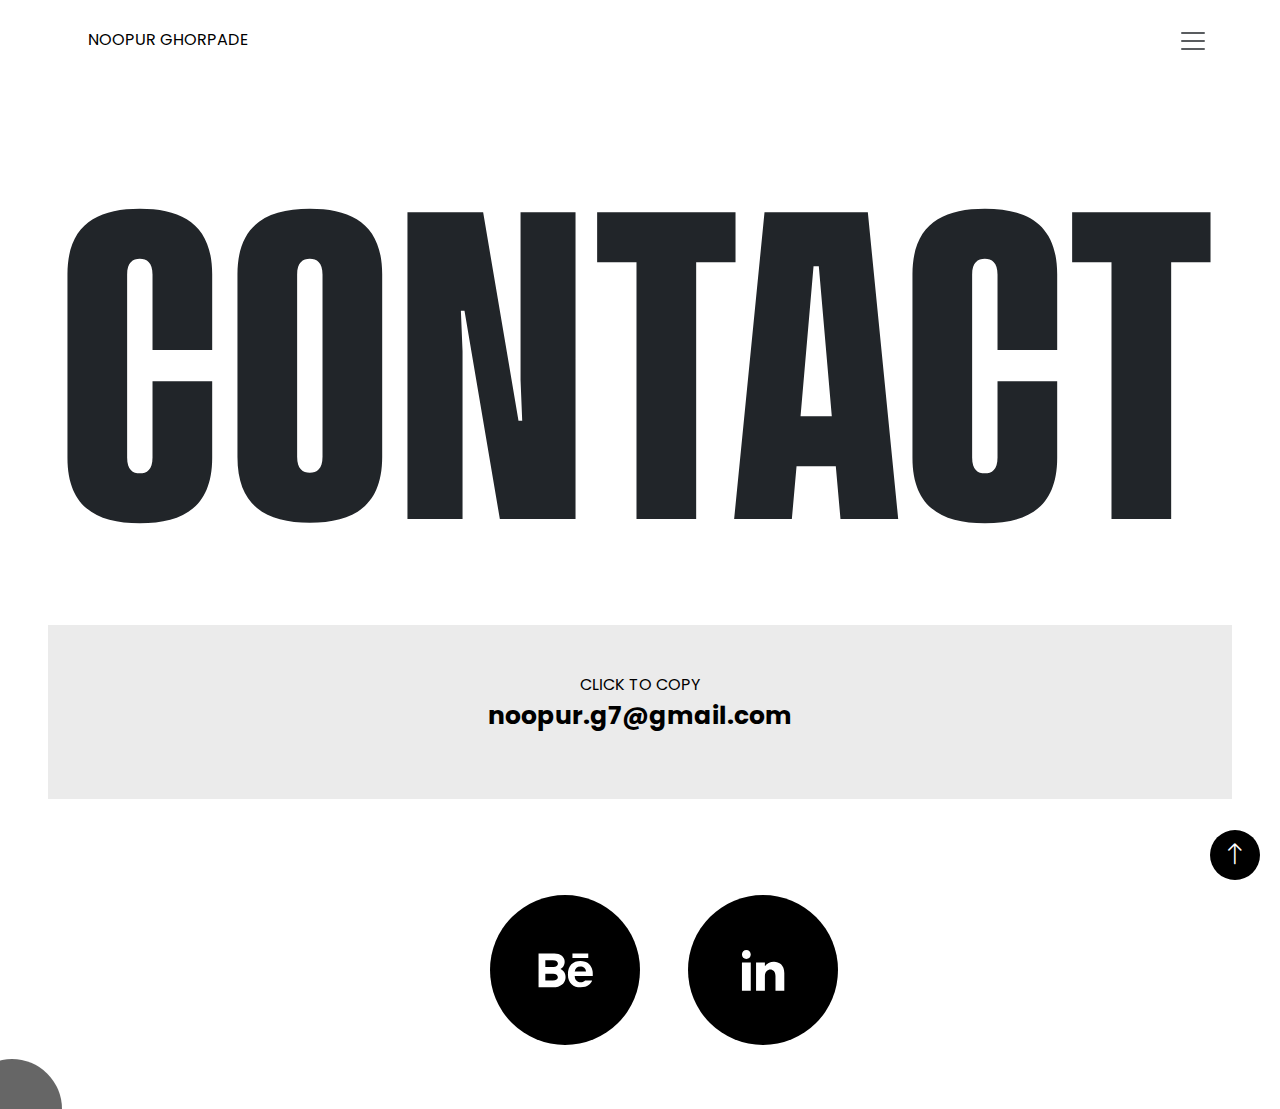
<file: contact.html>
<!DOCTYPE html>
<html lang="en">

<head>
    <meta charset="UTF-8">
    <meta name="viewport" content="width=device-width, initial-scale=1.0, maximum-scale=1.0, user-scalable=no" />
    <title>Contact</title>
    <link rel="stylesheet" href="https://cdn.jsdelivr.net/npm/bootstrap-icons@1.11.3/font/bootstrap-icons.min.css">
    <link href="https://cdn.jsdelivr.net/npm/bootstrap@5.3.3/dist/css/bootstrap.min.css" rel="stylesheet">
    <link rel="stylesheet" href="css/main.css">
</head>

<body>
    <div id="loader" class="loaders">
        <div class="spinner"></div> <!-- Single spinner -->
    </div>
    <main class="container-fluid ">
        <section class="row">
            <section class="navigation col-md-12 ps-4 ps-lg-4  ">
                <nav class="navbar navbar-white pe-0 pe-lg-5 ps-0 ps-lg-5 ">
                    <a class="navbar-brand" href="index.html" target="_blank">
                        <p class="logo-name ms-3">NOOPUR GHORPADE</p>
                    </a>
                    <button class="navbar-toggler" type="button" id="toggleSidebar" aria-controls="navbarNav"
                        aria-expanded="false" aria-label="Toggle navigation">
                        <span class="navbar-toggler-icon"></span>
                    </button>
                    <section class="collapse navbar-collapse" id="navbarNav">
                        <ul class="navbar-nav m-auto">
                            <li class="nav-item">
                                <a class="nav-link fontPoppinsRegular" href="index.html" target="_blank">WORK</a>
                            </li>
                            <li class="nav-item">
                                <a class="nav-link fontPoppinsRegular" href="contact.html" target="_blank">CONTACT</a>
                            </li>
                            <li class="nav-item">
                                <a class="nav-link fontPoppinsRegular" href="about.html" target="_blank">ABOUT</a>
                            </li>
                        </ul>
                    </section>
                </nav>

            </section>

            <!-- Sidebar -->
            <div id="sidebar" class="bg-dark text-white text-end p-5 pt-3">
                <button id="closeSidebar" class="border-0 text-white bg-dark  fontSize24">x</button>
                <ul class="list-unstyled p-3 text-start lineHeight">
                    <li><a href="index.html" target="_blank"
                            class="text-white text-decoration-none fontSize20 link">WORK</a></li>
                    <li><a href="contact.html" target="_blank" class="text-white text-decoration-none fontSize20 link">CONTACT</a></li>
                    <li><a href="about.html" target="_blank"
                            class="text-white text-decoration-none fontSize20 link">ABOUT</a></li>
                </ul>
            </div>


            <section class="col-md-12 p-0 p-lg-5 pb-0 pb-lg-0 text-center">
                <section class="row">
                    <section class="col-md-12 ">
                        <p class="displayNameContact2  text-lg-center mb-5">
                            CONTACT
                        </p>
                    </section>
                </section>
            </section>

            <section class="col-md-12 p-5 text-center mb-5">
                <section class="bglightgray text-black p-5">
                    <button class="border-none fontPoppinsRegular fontSize16 border-0 bglightgray text-black" id="copyButton">CLICK TO COPY</button>
                    <p class="fontPoppinsBold fontSize25"  id="numberToCopy">noopur.g7@gmail.com</p>
                </section>
            </section>

            <section class="col-6 pe-4 pe-lg-0 mb-5 pb-3">
                <section class="row">
                    <section class="col-md-12 text-end  text-lg-end">
                        <a id="contact-btn" href="contact.html" target="_blank" class="btn-circle text-decoration-none ms-0 ms-lg-5">
                            <span class="fontPoppinsRegular"><img src="images/Behance.svg" alt=""></span>
                            <!-- <div class="arrow-right"></div> -->
                        </a>
                    </section>
                </section>
            </section>

            <section class="col-6 ps-4 ps-lg-0 mb-5 pb-3">
                <section class="row">
                    <section class="col-md-12  text-lg-start">
                        <a id="contact-btn" href="contact.html" target="_blank" class="btn-circle text-decoration-none ms-0 ms-lg-5">
                            <span class="fontPoppinsRegular"><img src="images/Linkedin.svg" alt=""></span>
                            <!-- <div class="arrow-right"></div> -->
                        </a>
                    </section>
                </section>
            </section>

            
            



        <!-- <section class="footer col-md-12 bg-white p-4 d-none d-lg-block">
            <section class="row">
                <section class="col-md-6 text-start text-lg-start ps-0 ps-lg-5">
                    <section class="text-black fontPoppinsRegular fontSize12">Email me at:</section><a
                        class="text-decoration-none text-black fontPoppinsRegular  fontSize12"
                        href="mailto:noopur.g7@gmail.com" target="_blank">noopur.g7@gmail.com</a>
                </section>
                <section class="offset-lg-3 col-md-1 text-start text-lg-end  ps-0 mt-4 mt-lg-0 mb-4 mb-lg-0">
                    <a class="text-decoration-none text-black fontPoppinsRegular   fontSize12"
                        href="https://www.linkedin.com/in/noopur-ghorpade-443404304/" target="_blank">LINKEDIN</a>

                </section>
                <section class="col-md-1 offset-lg-1 ms-0 text-start text-lg-end pe-0  mb-lg-0 ps-0">
                    <a class="text-decoration-none text-black fontPoppinsRegular ps-0   fontSize12"
                        href="https://www.behance.net/noopurg200d633" target="_blank">BEHANCE</a>
                </section>
            </section>
        </section> -->



        </section>
        <div class="cursor"></div>
        <!-- Back to Top Button -->
        <a href="#" id="backToTop" class="back-to-top">
            <i class="bi bi-arrow-up"></i>
        </a>


    </main>
   

    <script src="https://code.jquery.com/jquery-3.6.0.min.js"></script>
    <script src="https://cdn.jsdelivr.net/npm/bootstrap@5.3.3/dist/js/bootstrap.bundle.min.js"></script>
    <script src="js/index.js" type="module"></script>
</body>

</html>
</file>
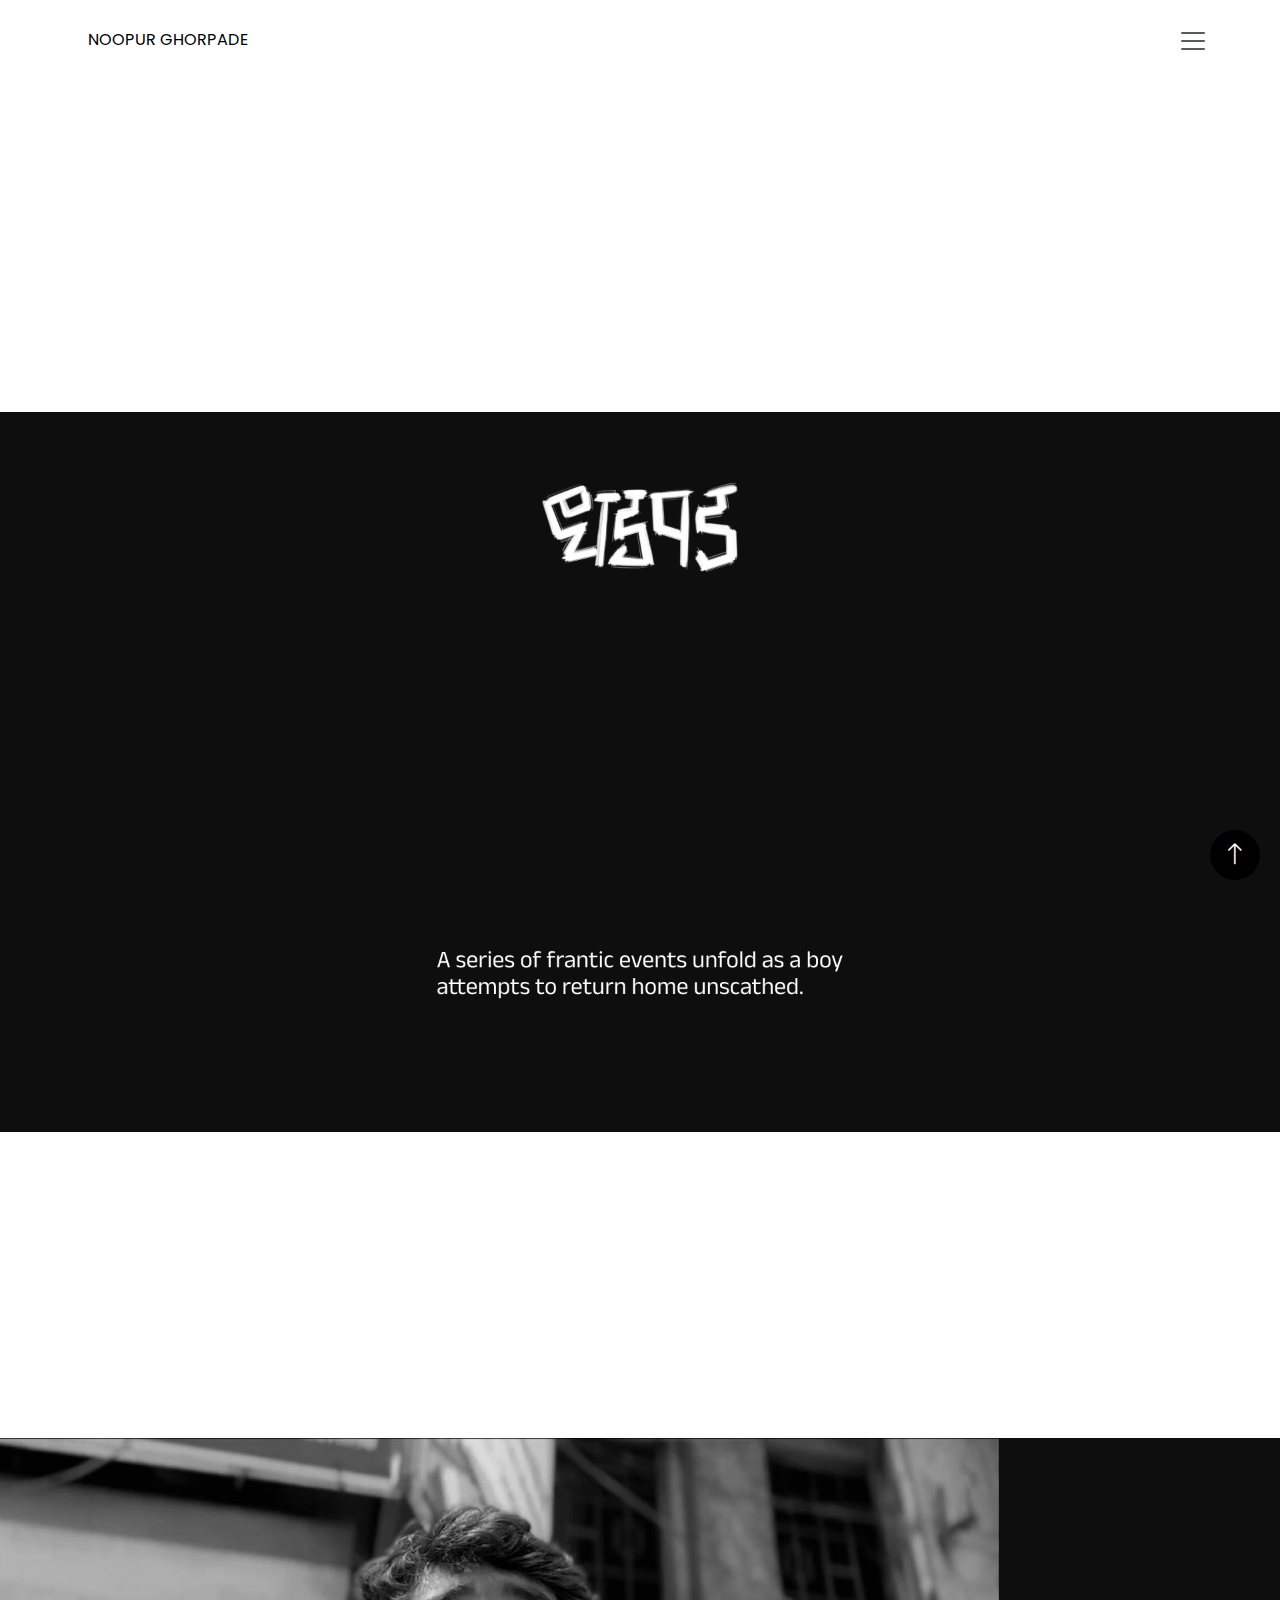
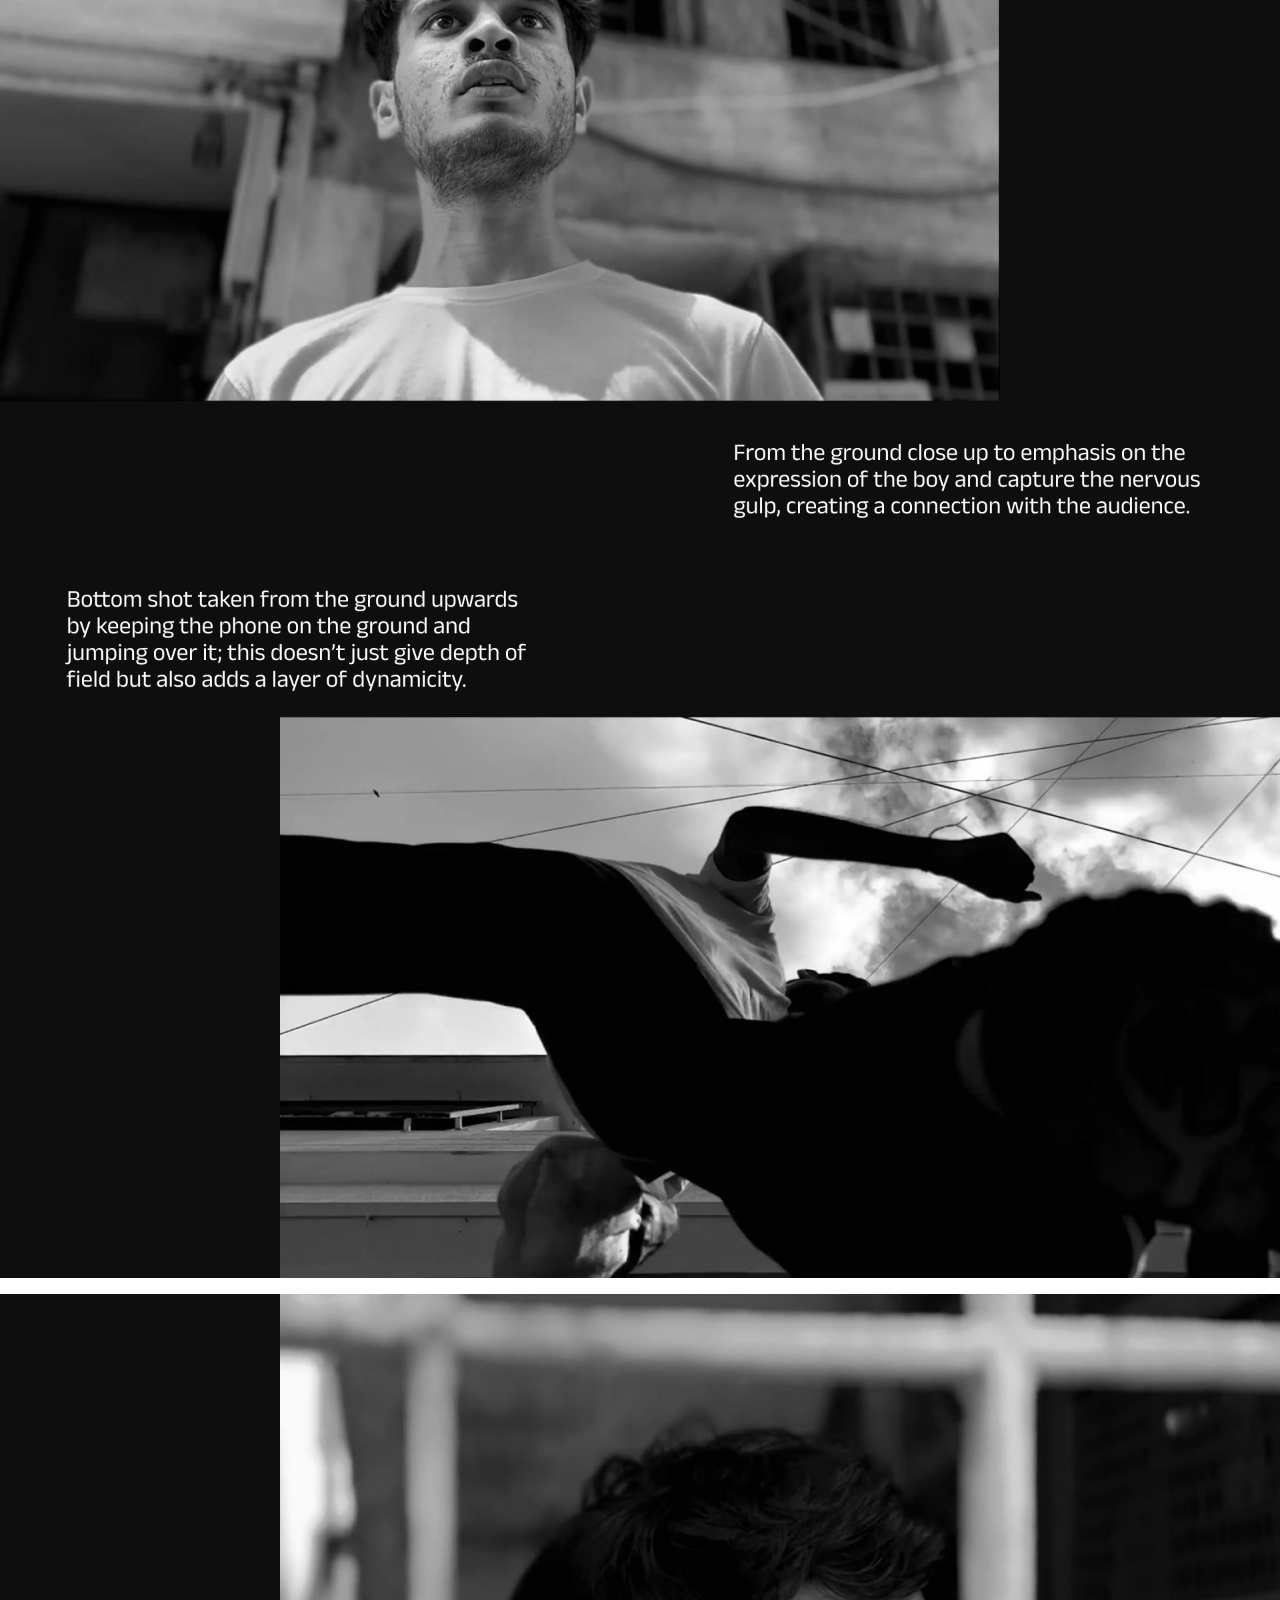
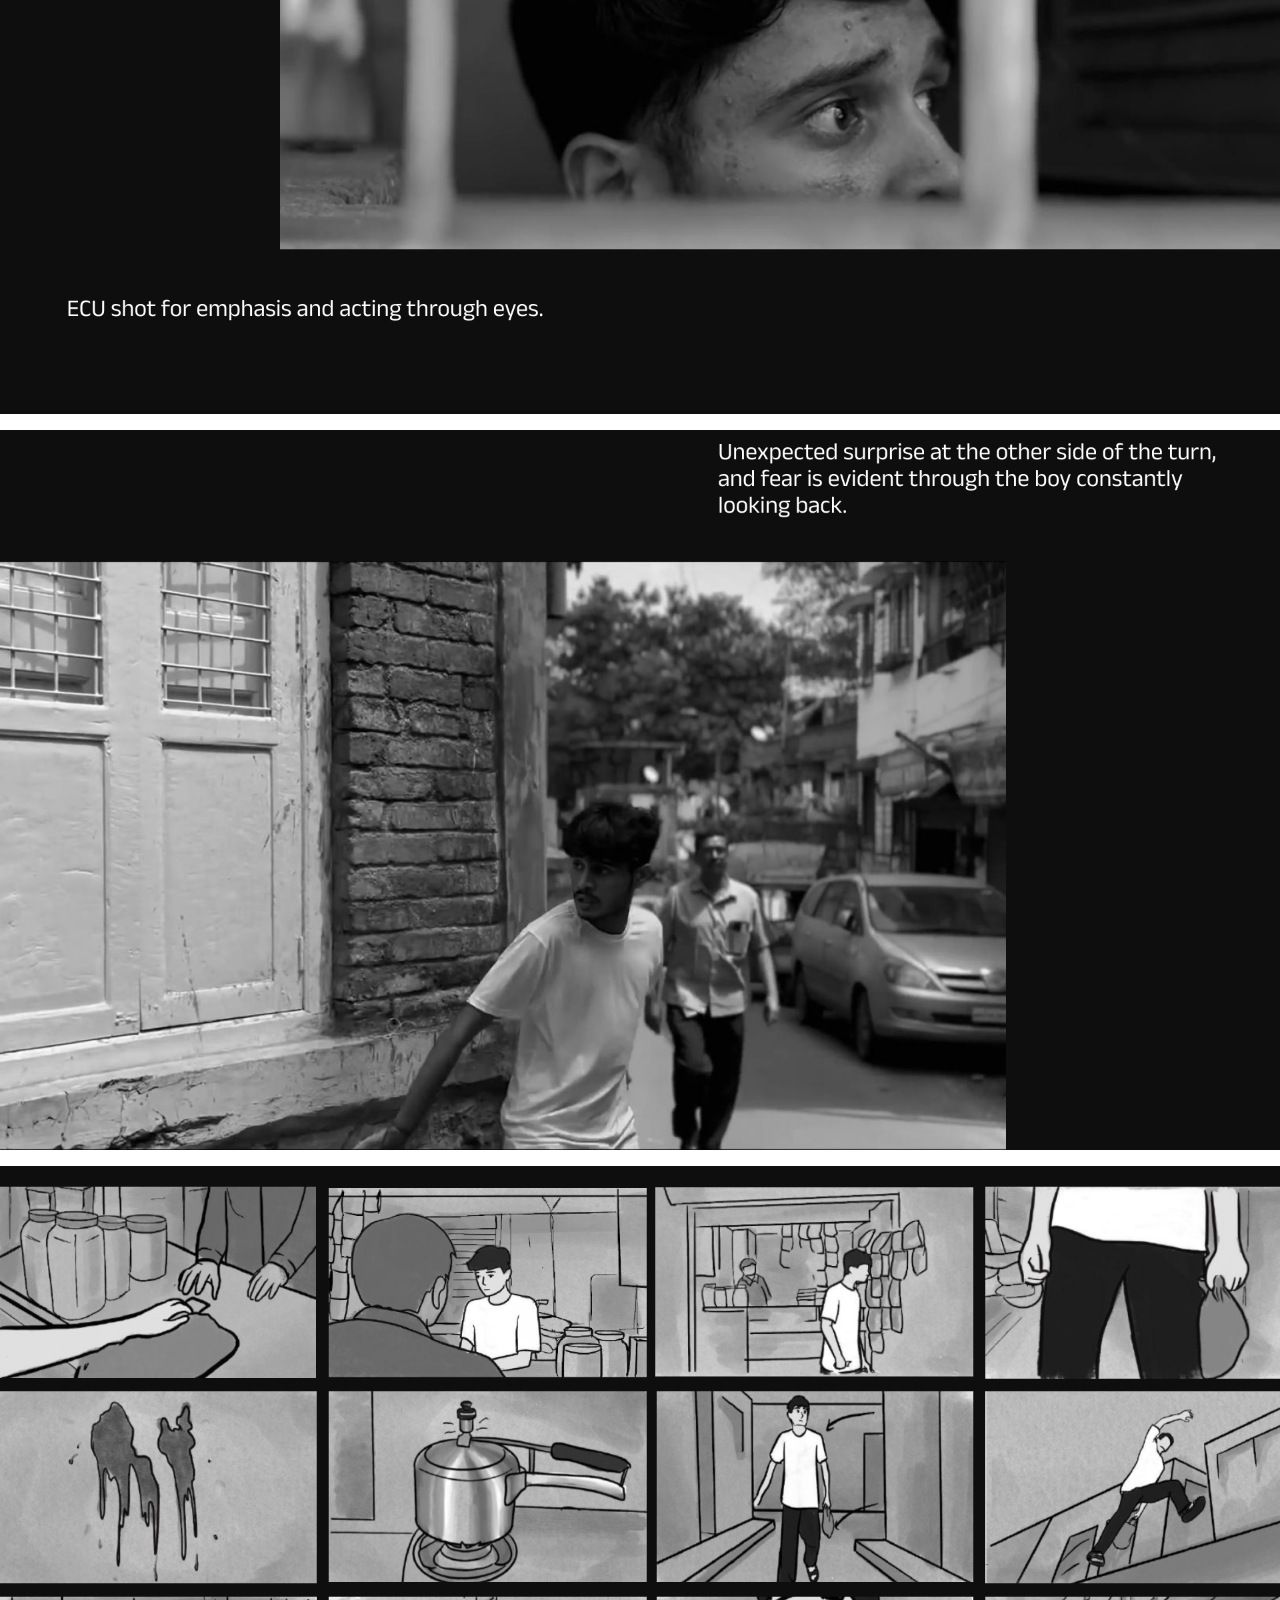
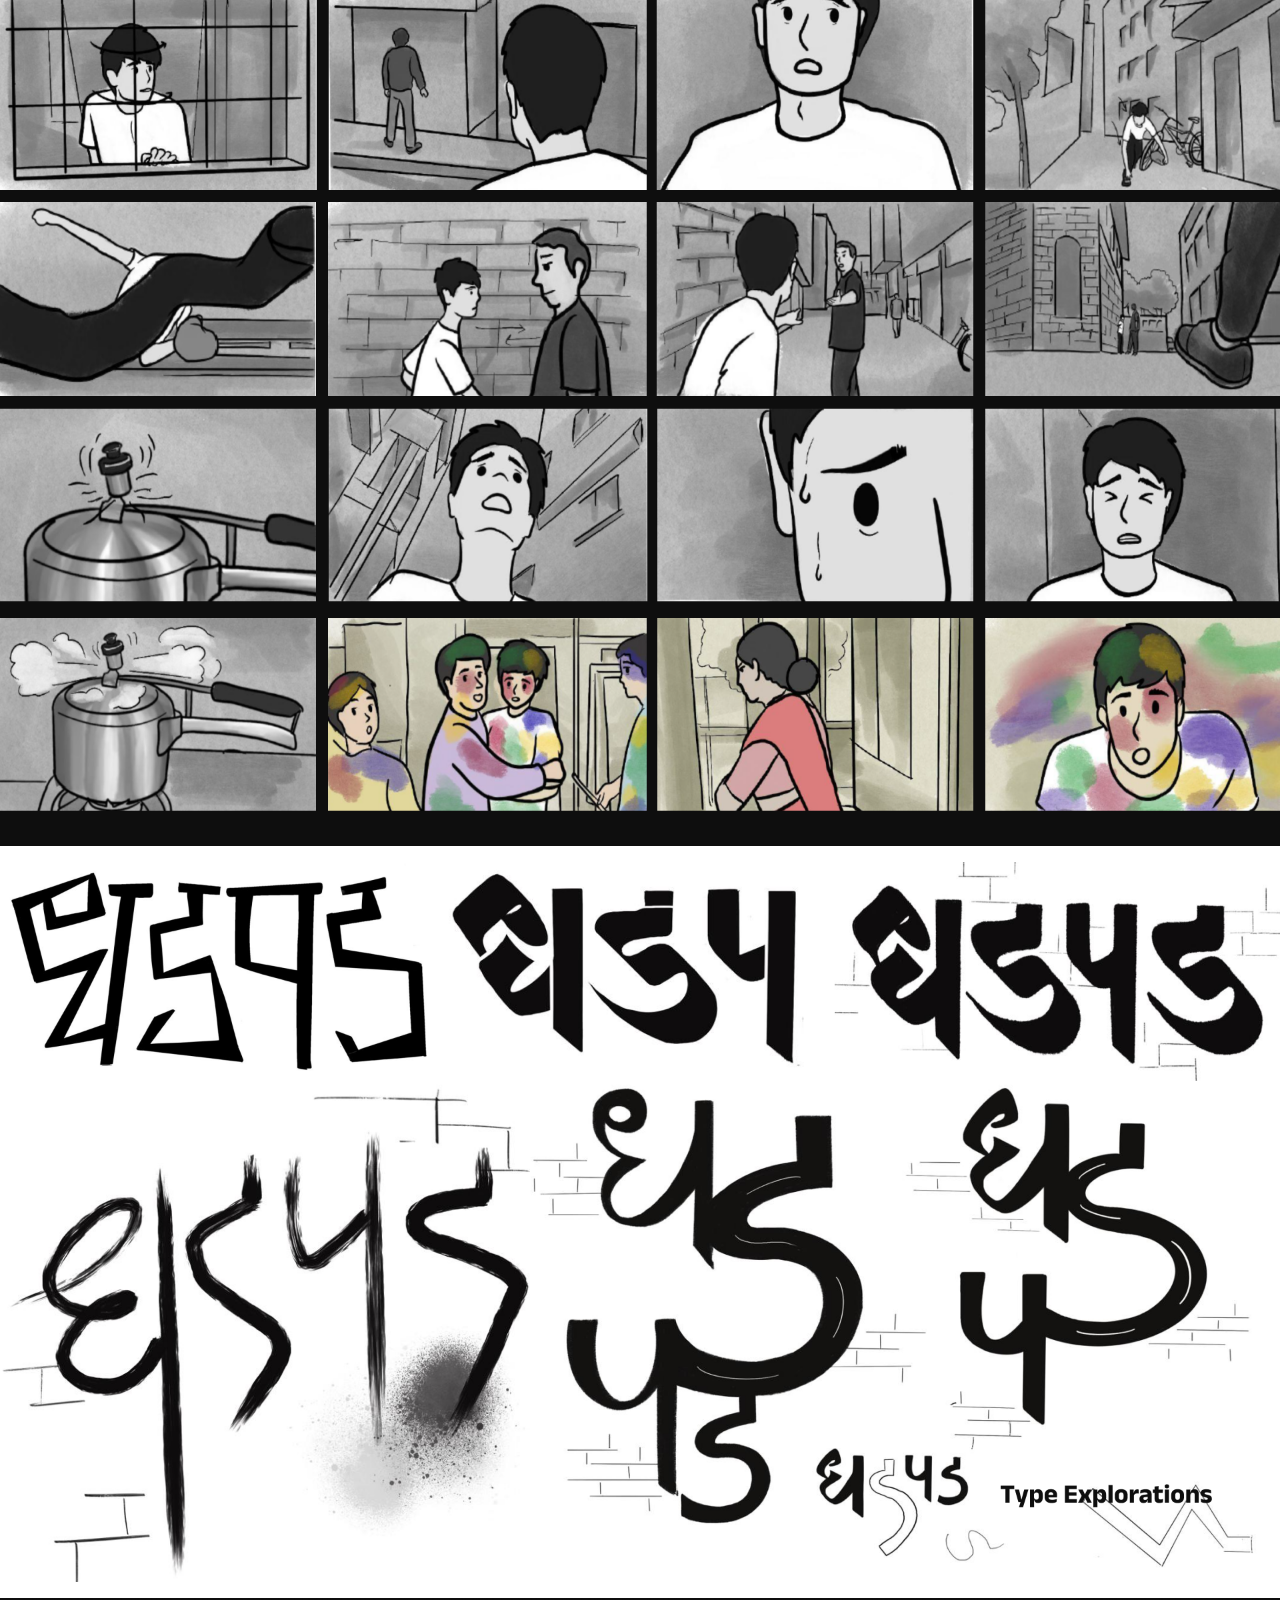
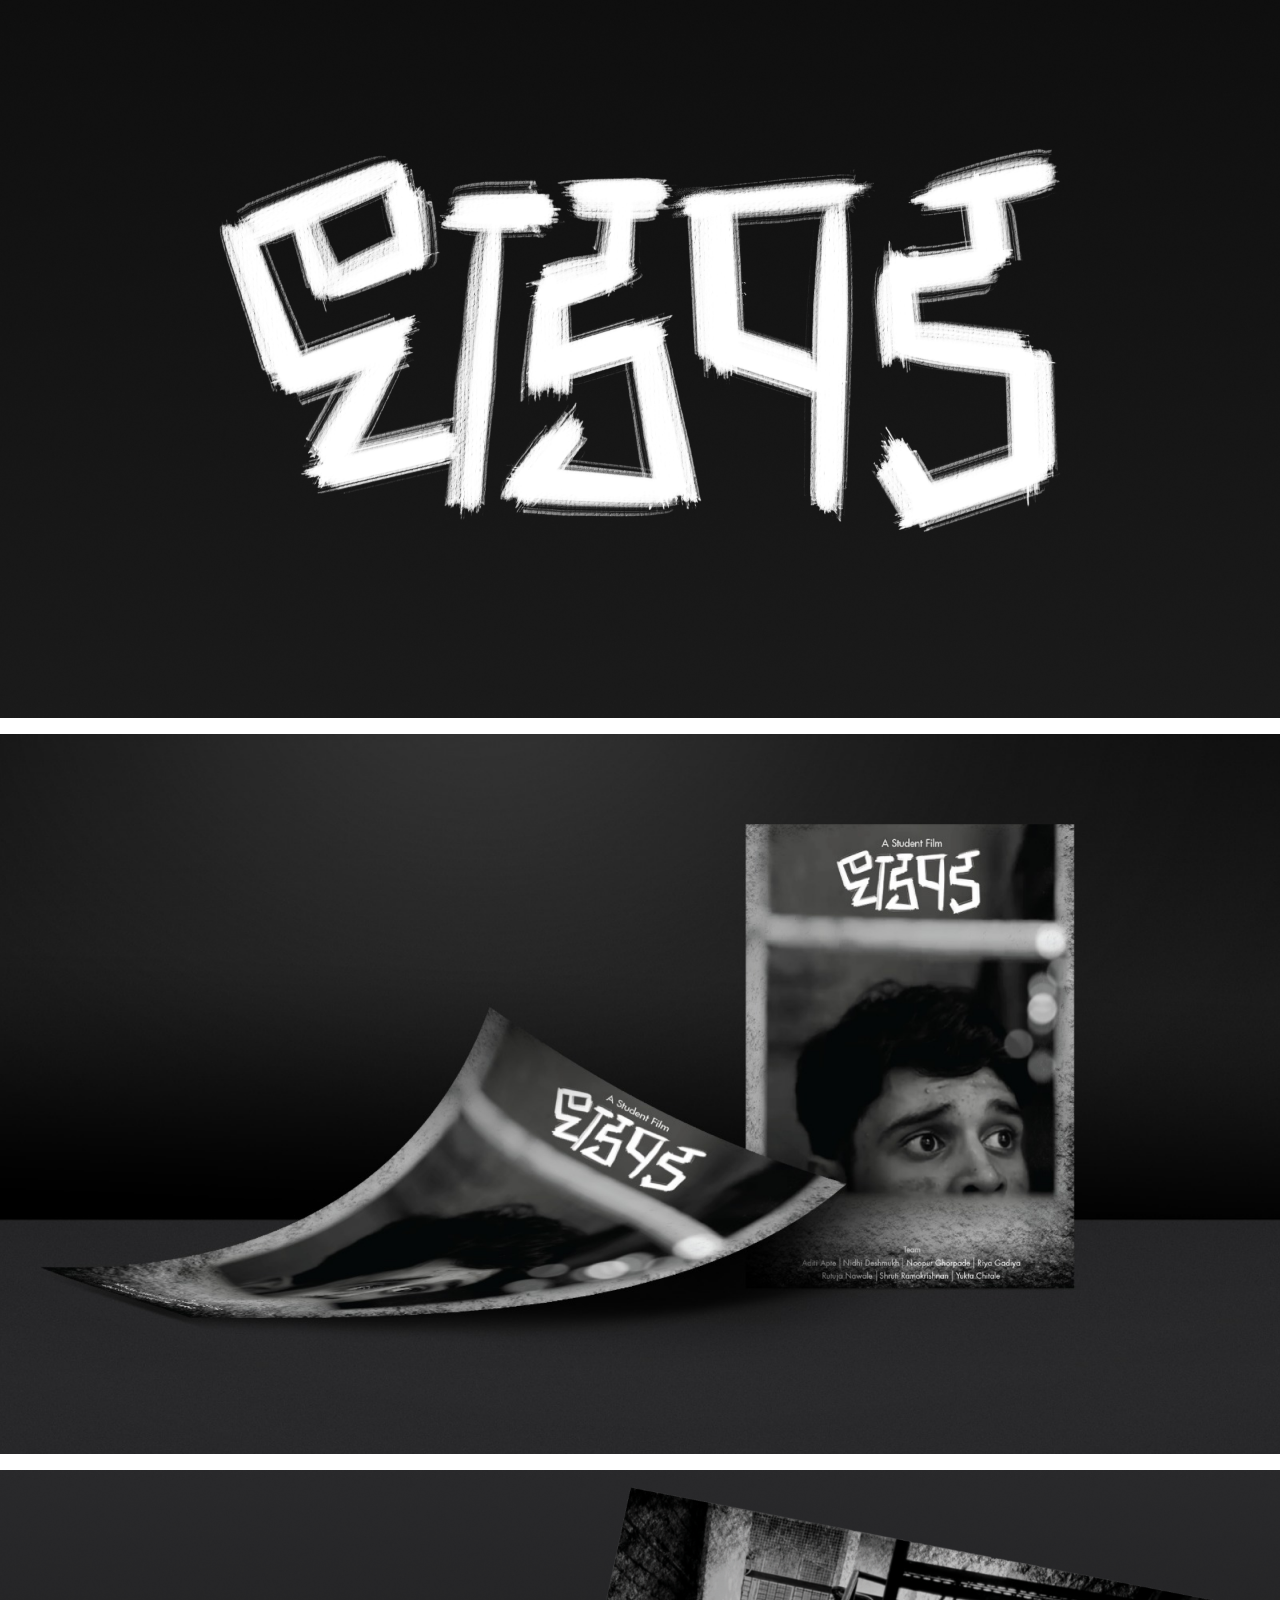
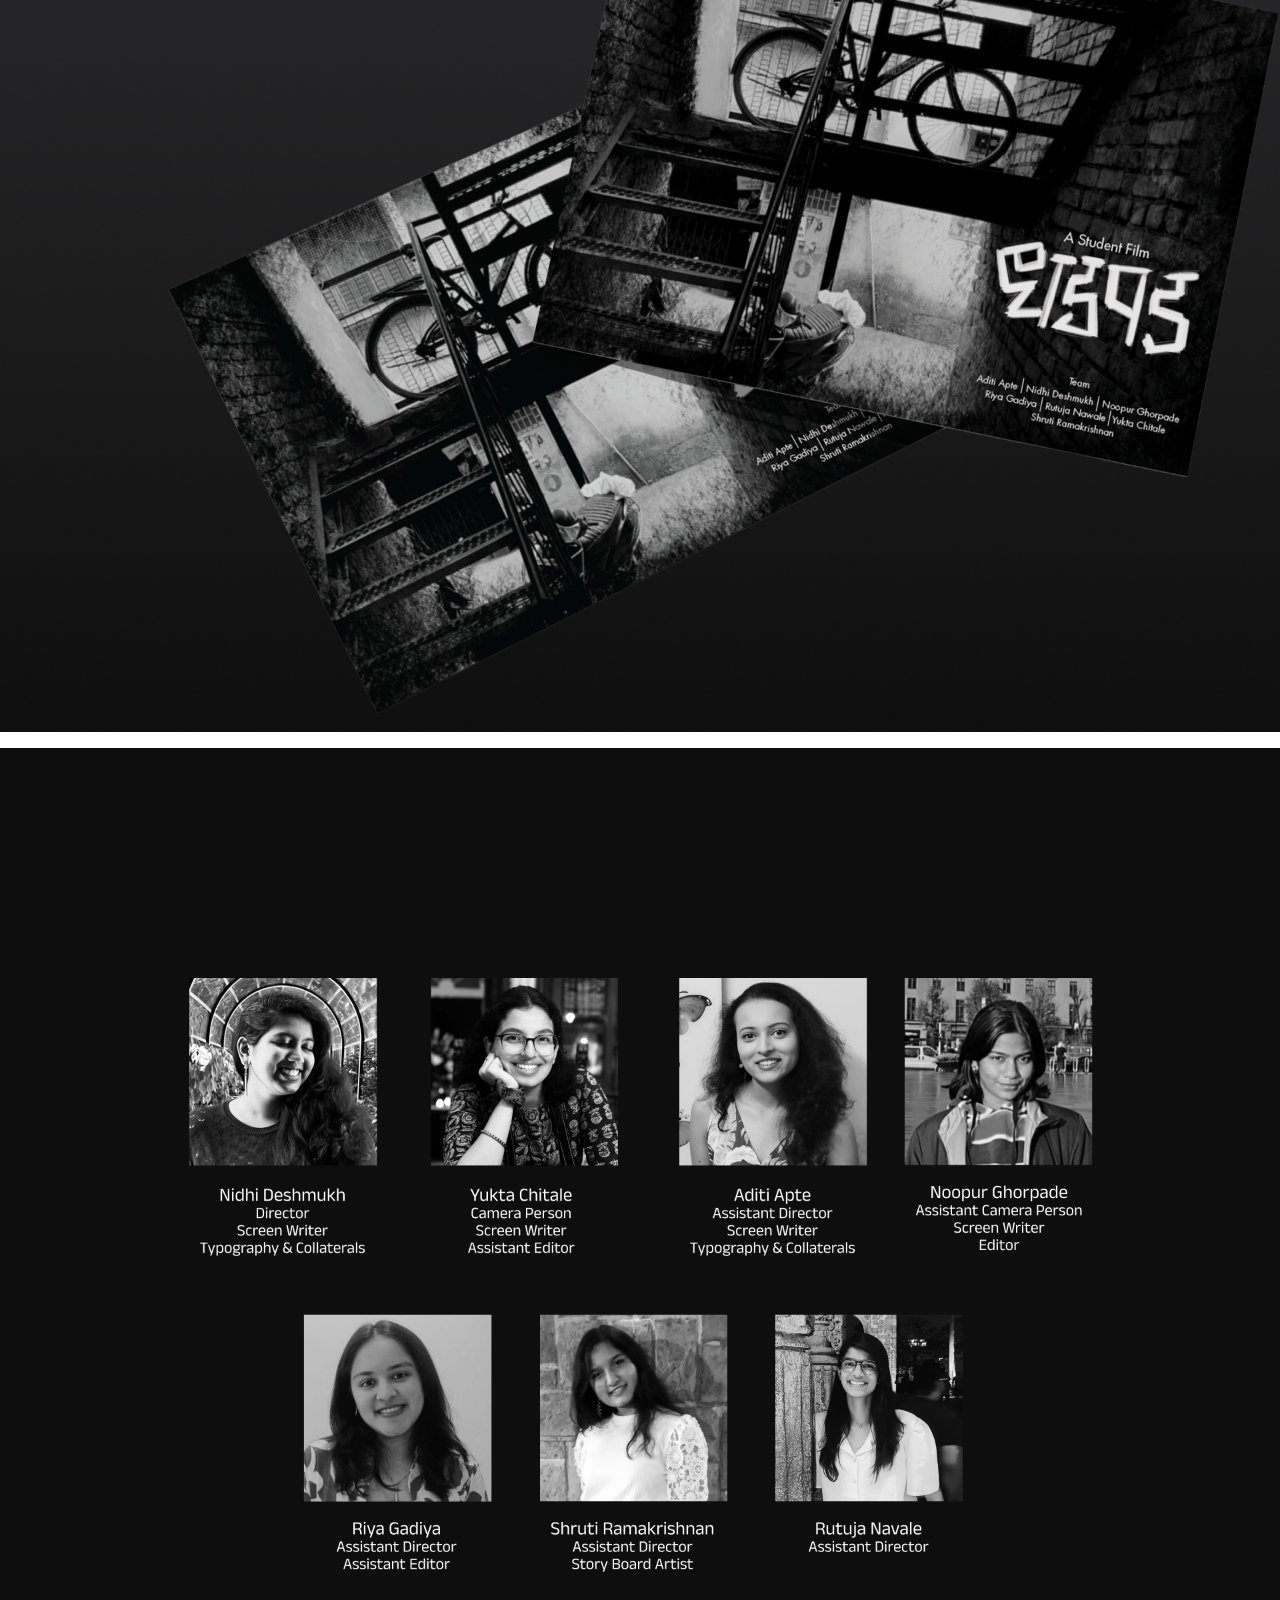
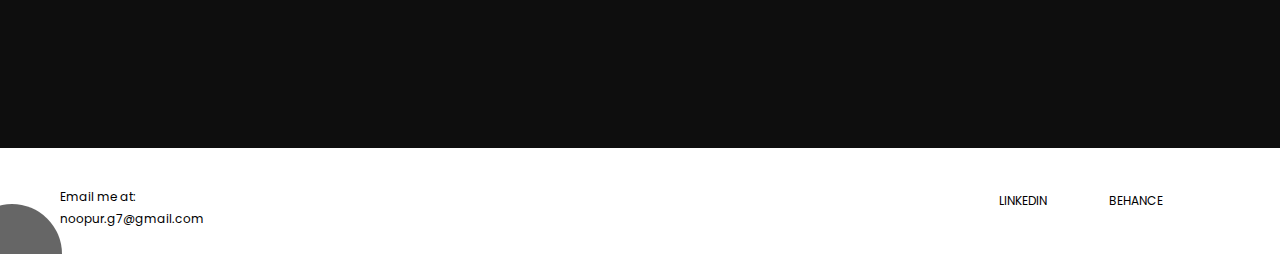
<file: dhadpad.html>
<!DOCTYPE html>
<html lang="en">

<head>
    <meta charset="UTF-8">
    <meta name="viewport" content="width=device-width, initial-scale=1.0, maximum-scale=1.0, user-scalable=no" />
    <title>Dhadpad</title>
    <link rel="icon" type="image/x-icon" href="images/N-try-01.png">
    <link rel="stylesheet" href="https://cdn.jsdelivr.net/npm/bootstrap-icons@1.11.3/font/bootstrap-icons.min.css">
    <link href="https://cdn.jsdelivr.net/npm/bootstrap@5.3.3/dist/css/bootstrap.min.css" rel="stylesheet">
    <link rel="stylesheet" href="css/main.css">
</head>

<body>
    <div id="loader" class="loaders">
        <div class="spinner"></div> <!-- Single spinner -->
    </div>
    <main class="container-fluid ">
        <section class="row">
            <section class="navigation col-md-12 ps-4 ps-lg-4  ">
                <nav class="navbar navbar-white pe-0 pe-lg-5 ps-0 ps-lg-5 ">
                    <a class="navbar-brand" href="index.html">
                        <p class="logo-name ms-3">NOOPUR GHORPADE</p>
                    </a>
                    <button class="navbar-toggler" type="button" id="toggleSidebar" aria-controls="navbarNav"
                        aria-expanded="false" aria-label="Toggle navigation">
                        <span class="navbar-toggler-icon"></span>
                    </button>
                    <section class="collapse navbar-collapse" id="navbarNav">
                        <ul class="navbar-nav m-auto">
                            <li class="nav-item">
                                <a class="nav-link fontPoppinsRegular" href="index.html">WORK</a>
                            </li>
                            <li class="nav-item">
                                <a class="nav-link fontPoppinsRegular" href="about.html">ABOUT</a>
                            </li>
                            <li class="nav-item">
                                <a class="nav-link fontPoppinsRegular" href="contact.html">CONTACT</a>
                            </li>

                        </ul>
                    </section>
                </nav>

            </section>

            <!-- Sidebar -->
            <div id="sidebar" class="bg-dark text-white text-end p-5 pt-3">
                <button id="closeSidebar" class="border-0 text-white bg-dark  fontSize24">x</button>
                <ul class="list-unstyled p-3 text-start lineHeight">
                    <li><a href="index.html" class="text-white text-decoration-none fontSize20 link">WORK</a></li>
                    <li><a href="about.html" class="text-white text-decoration-none fontSize20 link">ABOUT</a></li>
                    <li><a href="contact.html" class="text-white text-decoration-none fontSize20 link">CONTACT</a></li>

                </ul>
            </div>


            <section class="col-md-12 p-5 p-lg-5 text-center bgblackdhadpad text-white">

                <p class="fontPoppinsRegular fontSize25 mt-4 ps-0 ps-lg-5 pe-0 pe-lg-5">
                    The Teaser
                </p>

            </section>




            <section class="col-md-12 p-0 bgblackdhadpad">
                <section>
                    <iframe class="iframeHW" src="https://www.youtube.com/embed/RrEKIjErwaw?si=OeBdBZ3RPpctABfq"
                        title="YouTube video player" frameborder="0" width="100%" height=100%
                        allow="accelerometer; autoplay; clipboard-write; encrypted-media; gyroscope; picture-in-picture; web-share"
                        referrerpolicy="strict-origin-when-cross-origin" allowfullscreen=""></iframe>
                </section>
            </section>

            <section class="col-md-12 p-0">
                <section>
                    <img class="img-fluidManual" src="images/dhadpad behance 11.png" loading="lazy" alt="">
                </section>
            </section>

            <section class="col-md-12 p-5 p-lg-5 text-center bgblackdhadpad text-white">

                <p class="fontPoppinsRegular fontSize25 ps-0 ps-lg-5 pe-0 pe-lg-5">
                    The Short Film 
                </p>

            </section>
            <section class="col-md-12 p-0 bgblackdhadpad">
                <section>
                    <iframe class="iframeHW" src="https://www.youtube.com/embed/fx1BEbk8BNI?si=gVxgcBMaVF-7n1sk"
                        title="YouTube video player" frameborder="0" width="100%" height=100%
                        allow="accelerometer; autoplay; clipboard-write; encrypted-media; gyroscope; picture-in-picture; web-share"
                        referrerpolicy="strict-origin-when-cross-origin" allowfullscreen=""></iframe>
                </section>
            </section>

            <section class="col-md-12 p-0">
                <section>
                    <img class="img-fluidManual" src="images/dhadpad behance.png" loading="lazy" alt="">
                </section>
            </section>
            <section class="col-md-12 p-0 pb-3 bgblackdhadpad">
                <section>
                    <img class="img-fluidManual" src="images/dhadpad behance 2.png" loading="lazy" alt="">
                </section>
            </section>

            <section class="col-md-12 p-0 pb-3 bgblackdhadpad">
                <section>
                    <img class="img-fluidManual" src="images/dhadpad behance 3.png" loading="lazy" alt="">
                </section>
            </section>

            <section class="col-md-12 p-0 pb-3 bgblackdhadpad">
                <section>
                    <img class="img-fluidManual" src="images/dhadpad behance 4.png" loading="lazy" alt="">
                </section>
            </section>

            <section class="col-md-12 p-0 pb-3 bgblackdhadpad">
                <section>
                    <img class="img-fluidManual" src="images/dhadpad behance 5.png" loading="lazy" alt="">
                </section>
            </section>

            <section class="col-md-12 p-0 pb-3 bgblackdhadpad">
                <section>
                    <img class="img-fluidManual" src="images/dhadpad behance 6.png" loading="lazy" alt="">
                </section>
            </section>
            <section class="col-md-12 p-0 pb-3 bgblackdhadpad">
                <section>
                    <img class="img-fluidManual" src="images/dhadpad behance 7.png" loading="lazy" alt="">
                </section>
            </section>

            <section class="col-md-12 p-0 pb-3 bgblackdhadpad">
                <section>
                    <img class="img-fluidManual" src="images/dhadpad behance 10.png" loading="lazy" alt="">
                </section>
            </section>

            <section class="col-md-12 p-0 pb-3 bgblackdhadpad">
                <section>
                    <img class="img-fluidManual" src="images/dhadpad behance 9.png" loading="lazy" alt="">
                </section>
            </section>

            <section class="col-md-12 p-0 pb-3 bgblackdhadpad">
                <section>
                    <img class="img-fluidManual" src="images/dhadpad behance 8.png" loading="lazy" alt="">
                </section>
            </section>

            

            <section class="footer col-md-12 bg-white p-4 d-none d-lg-block">
                <section class="row">
                    <section class="col-md-6 text-start text-lg-start ps-0 ps-lg-5">
                        <section class="text-black fontPoppinsRegular fontSize12">Email me at:</section><a
                            class="text-decoration-none text-black fontPoppinsRegular  fontSize12"
                            href="mailto:noopur.g7@gmail.com" target="_blank">noopur.g7@gmail.com</a>
                    </section>
                    <section class="offset-lg-3 col-md-1 text-start text-lg-end  ps-0 mt-4 mt-lg-0 mb-4 mb-lg-0">
                        <a class="text-decoration-none text-black fontPoppinsRegular   fontSize12"
                            href="https://www.linkedin.com/in/noopur-ghorpade-443404304/" target="_blank">LINKEDIN</a>

                    </section>
                    <section class="col-md-1 offset-lg-1 ms-0 text-start text-lg-end pe-0  mb-lg-0 ps-0">
                        <a class="text-decoration-none text-black fontPoppinsRegular ps-0   fontSize12"
                            href="https://www.behance.net/noopurg200d633" target="_blank">BEHANCE</a>
                    </section>
                </section>
            </section>



        </section>
        <div class="cursor"></div>
        <!-- Back to Top Button -->
        <a href="#" id="backToTop" class="back-to-top">
            <i class="bi bi-arrow-up"></i>
        </a>


    </main>
    <script src="https://code.jquery.com/jquery-3.6.0.min.js"></script>
    <script src="https://cdn.jsdelivr.net/npm/bootstrap@5.3.3/dist/js/bootstrap.bundle.min.js"></script>
    <script src="js/index.js" type="module"></script>
</body>

</html>
</file>
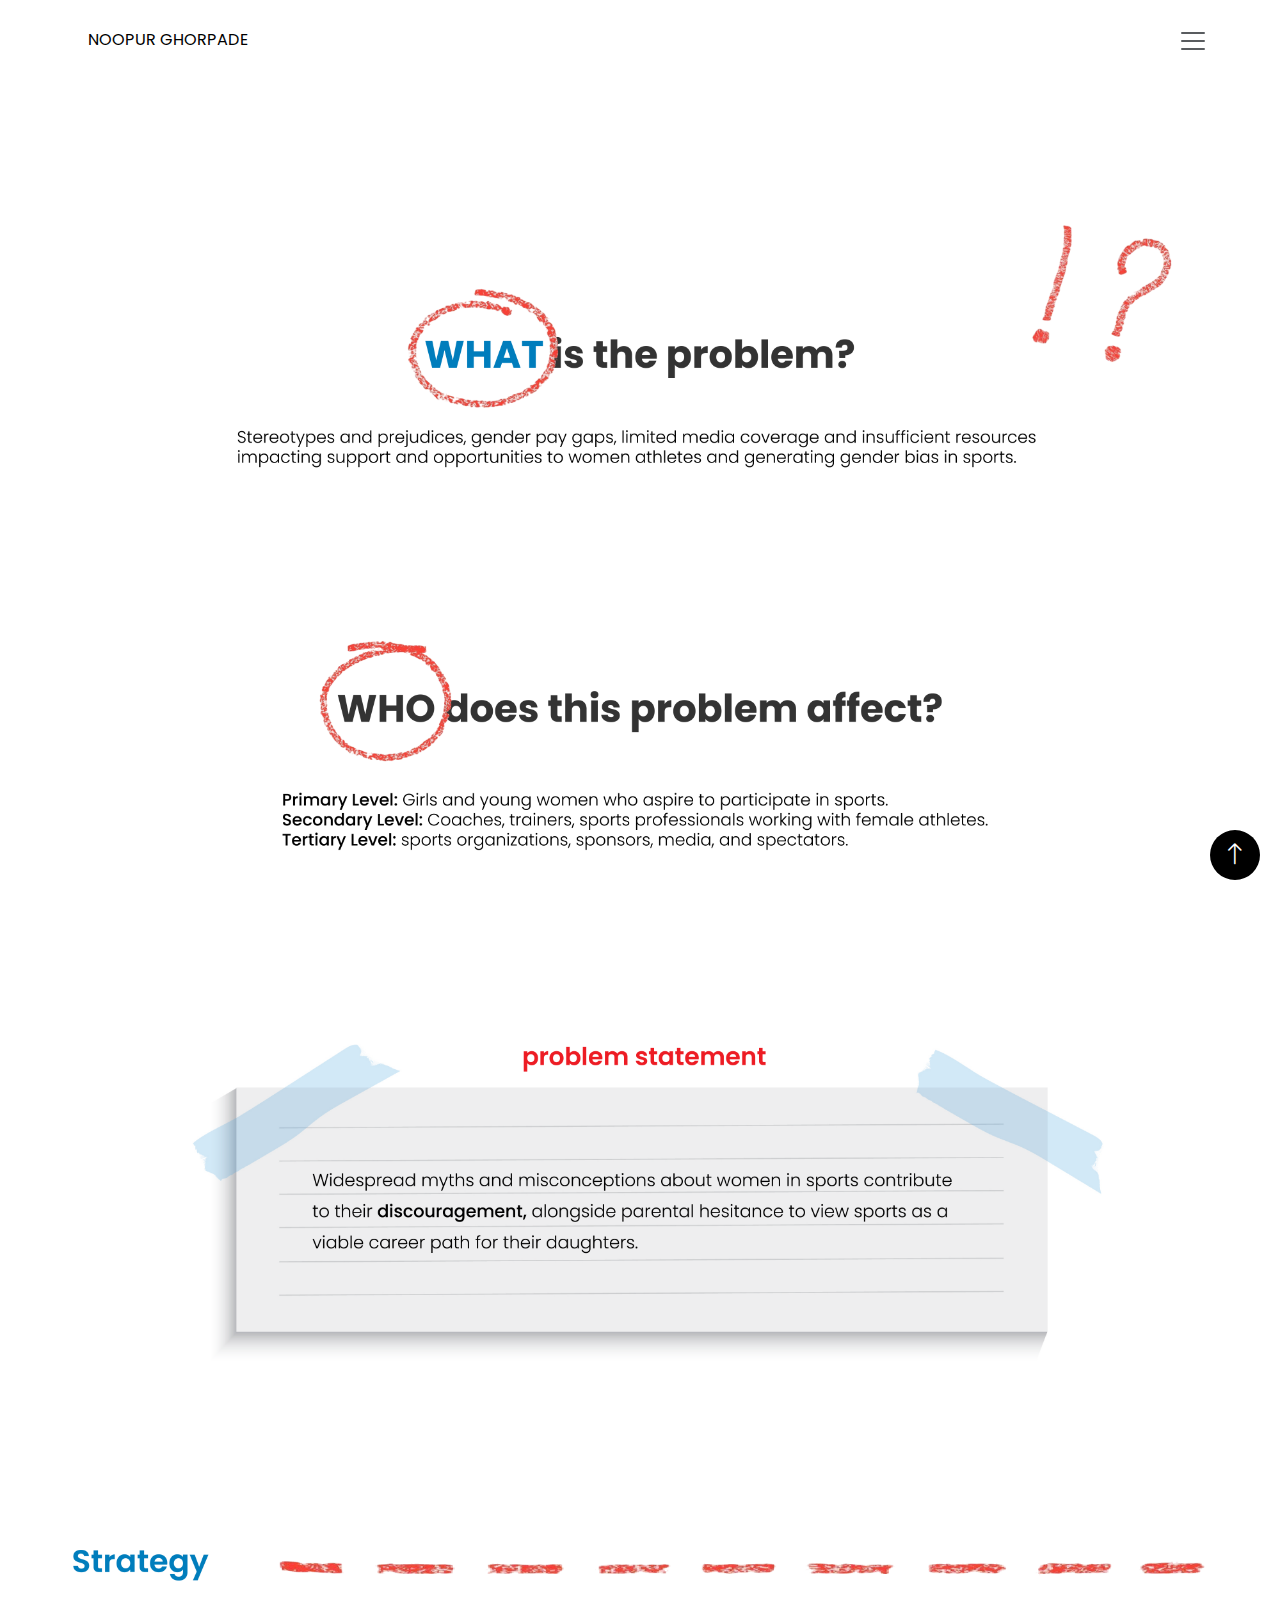
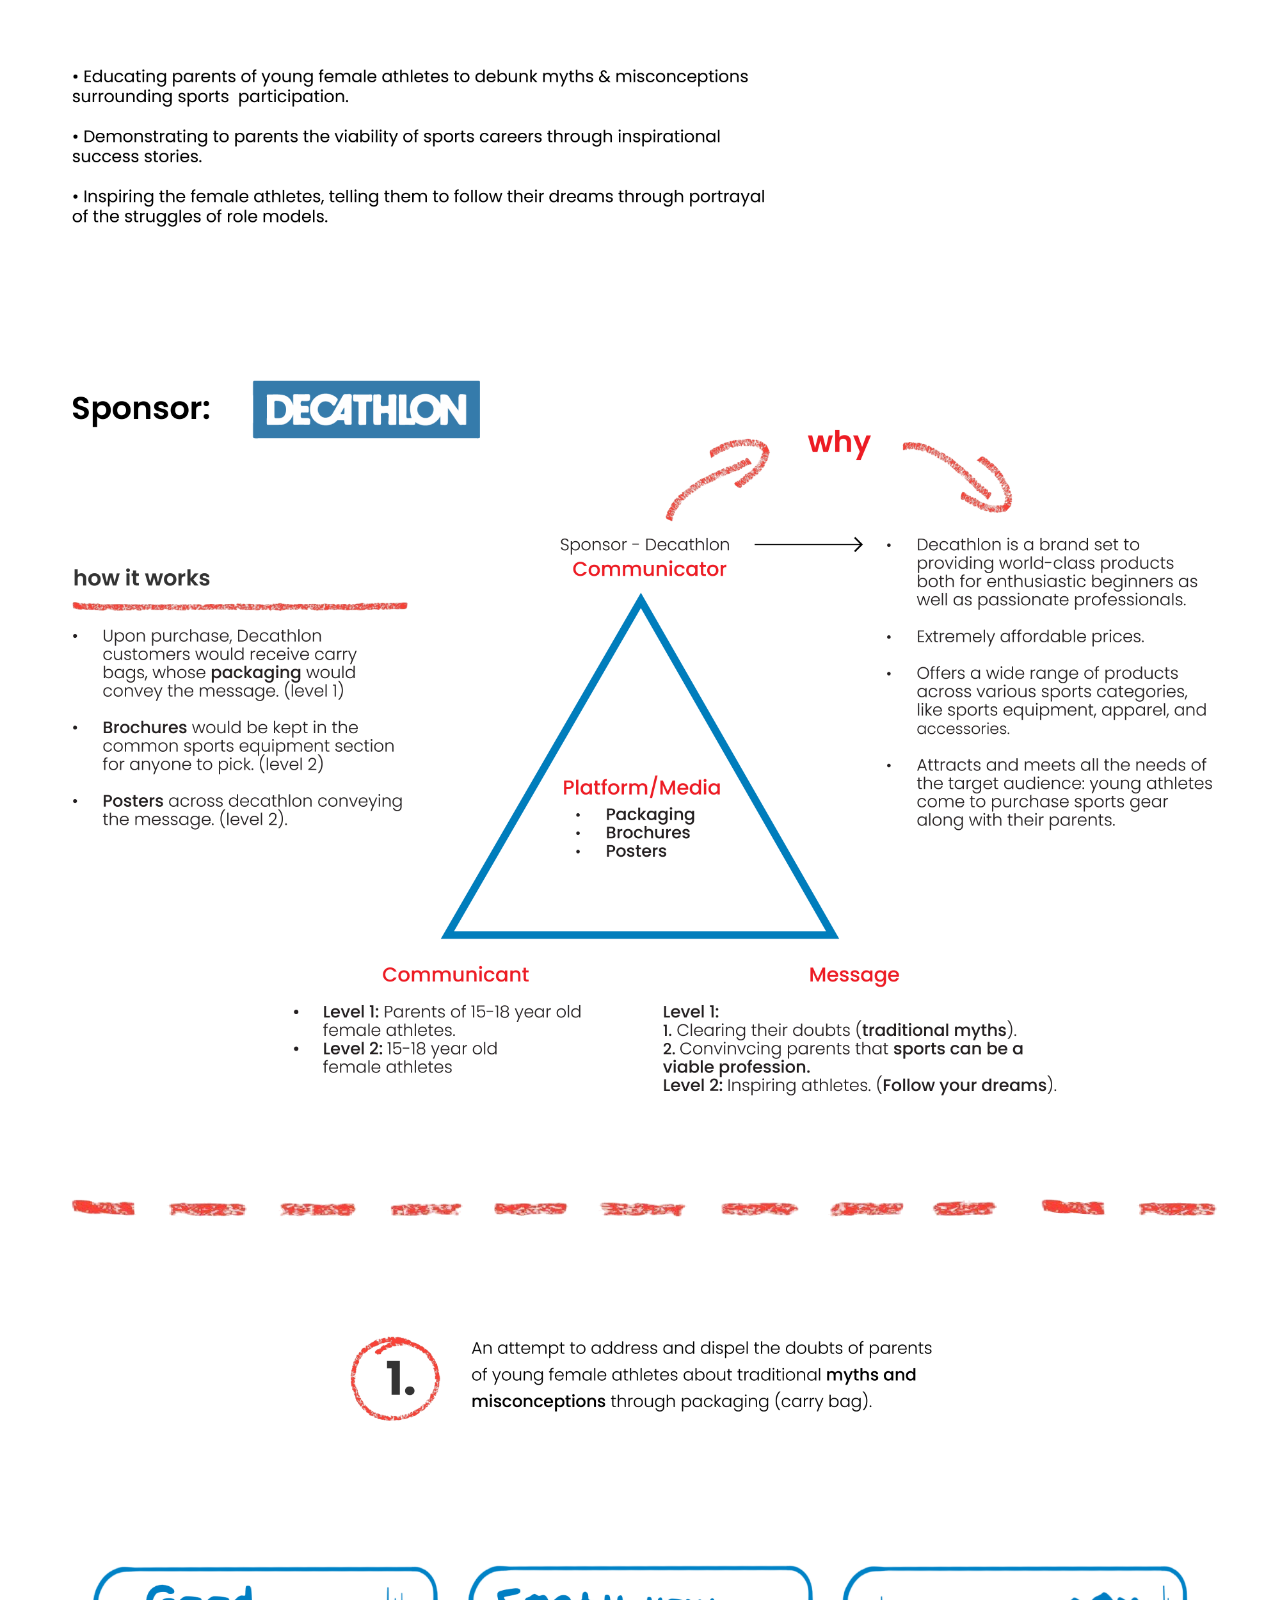
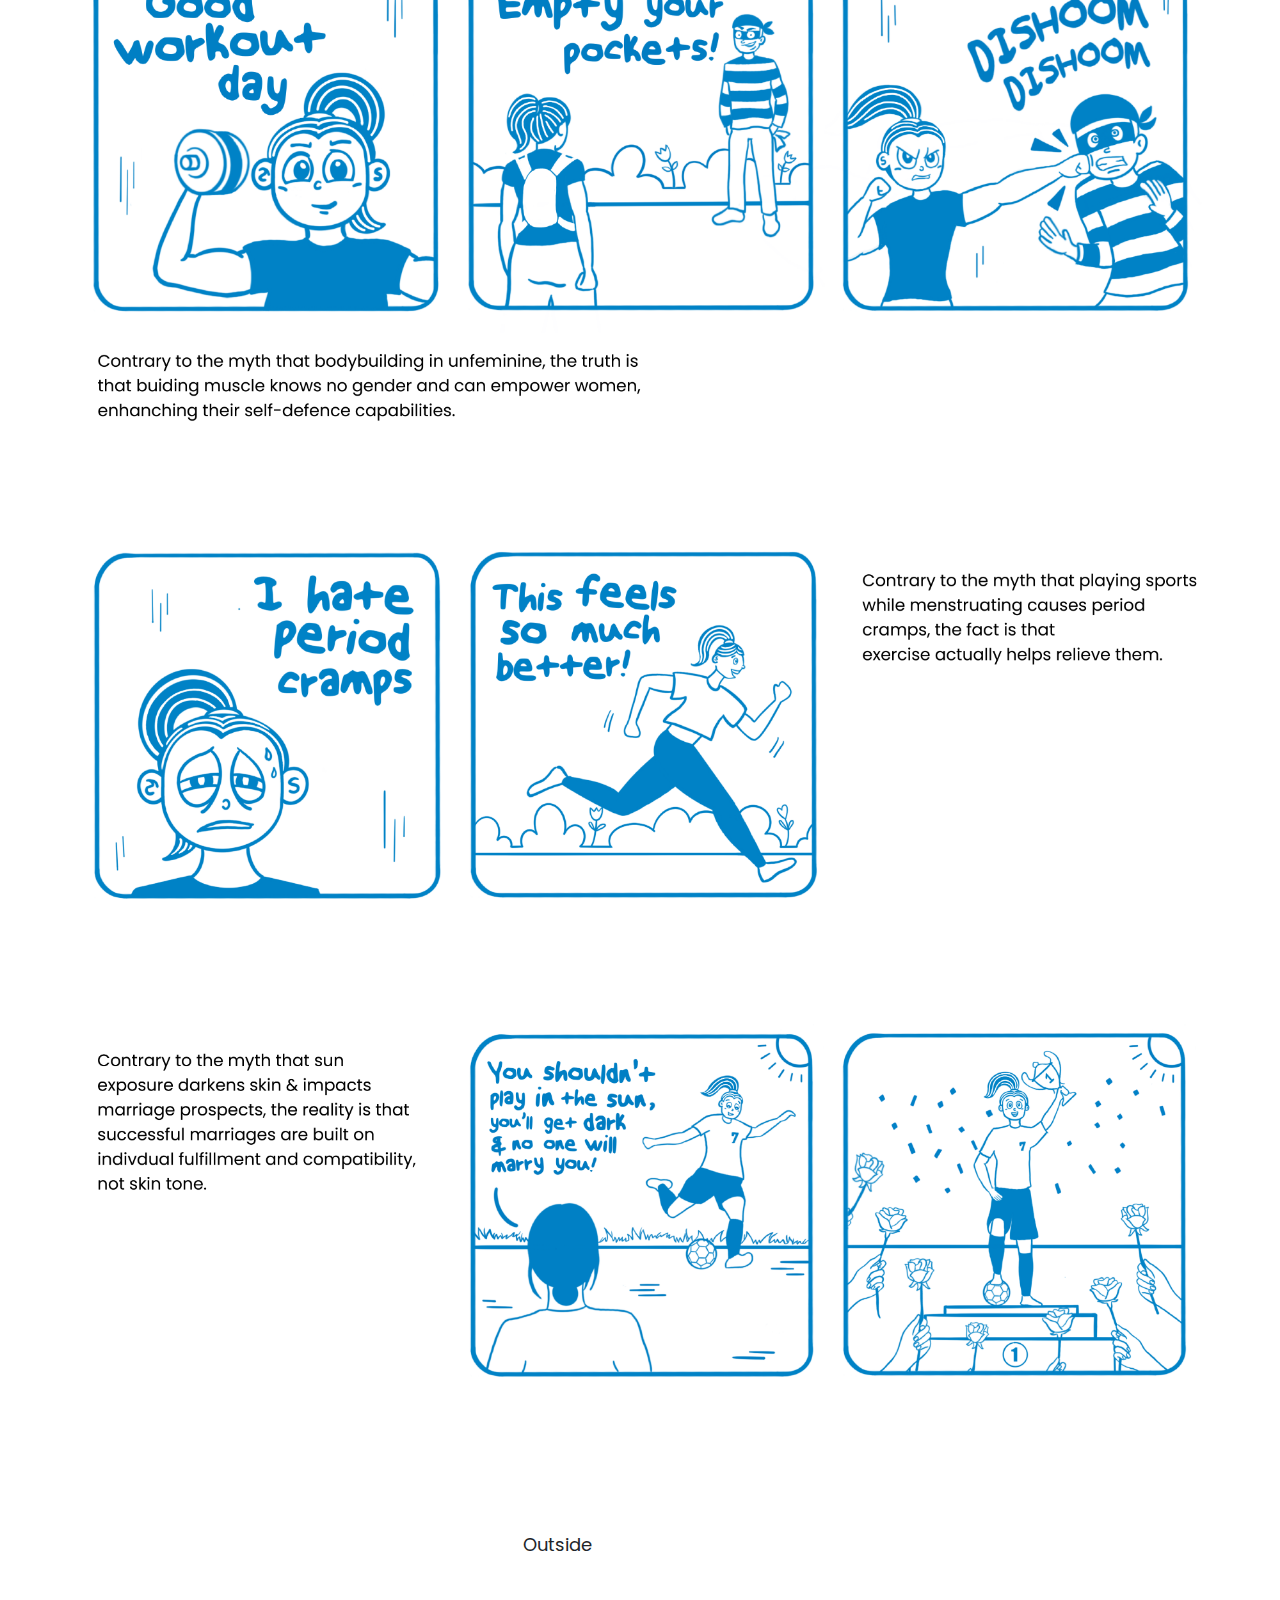
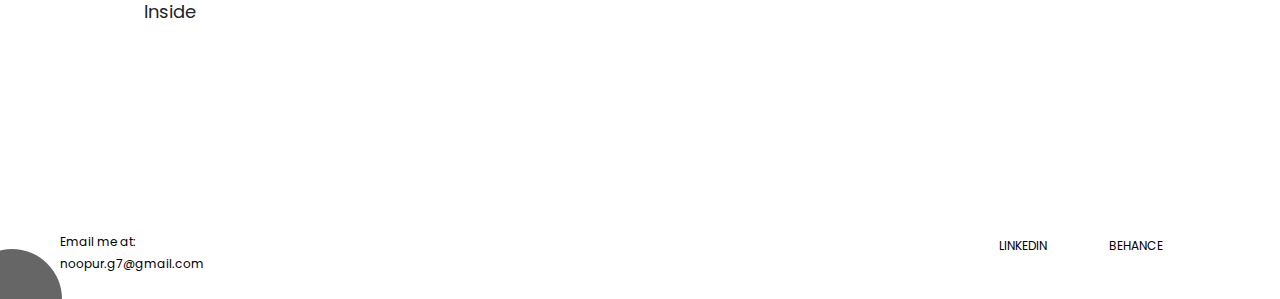
<file: socialImpact.html>
<!DOCTYPE html>
<html lang="en">

<head>
    <meta charset="UTF-8">
    <meta name="viewport" content="width=device-width, initial-scale=1.0, maximum-scale=1.0, user-scalable=no" />
    <title>Communication for Social Impact</title>
    <link rel="stylesheet" href="https://cdn.jsdelivr.net/npm/bootstrap-icons@1.11.3/font/bootstrap-icons.min.css">
    <link href="https://cdn.jsdelivr.net/npm/bootstrap@5.3.3/dist/css/bootstrap.min.css" rel="stylesheet">
    <link rel="stylesheet" href="css/main.css">
</head>

<body>
    <div id="loader" class="loaders">
        <div class="spinner"></div> <!-- Single spinner -->
    </div>
    <main class="container-fluid ">
        <section class="row">
            <section class="navigation col-md-12 ps-4 ps-lg-4  ">
                <nav class="navbar navbar-white pe-0 pe-lg-5 ps-0 ps-lg-5 ">
                    <a class="navbar-brand" href="index.html">
                        <p class="logo-name ms-3">NOOPUR GHORPADE</p>
                    </a>
                    <button class="navbar-toggler" type="button" id="toggleSidebar" aria-controls="navbarNav"
                        aria-expanded="false" aria-label="Toggle navigation">
                        <span class="navbar-toggler-icon"></span>
                    </button>
                    <section class="collapse navbar-collapse" id="navbarNav">
                        <ul class="navbar-nav m-auto">
                            <li class="nav-item">
                                <a class="nav-link fontPoppinsRegular" href="index.html" target="_blank">WORK</a>
                            </li>
                            <li class="nav-item">
                                <a class="nav-link fontPoppinsRegular" href="contact.html" target="_blank">CONTACT</a>
                            </li>
                            <li class="nav-item">
                                <a class="nav-link fontPoppinsRegular" href="about.html" target="_blank">ABOUT</a>
                            </li>
                        </ul>
                    </section>
                </nav>

            </section>

            <!-- Sidebar -->
            <div id="sidebar" class="bg-dark text-white text-end p-5 pt-3">
                <button id="closeSidebar" class="border-0 text-white bg-dark  fontSize24">x</button>
                <ul class="list-unstyled p-3 text-start lineHeight">
                    <li><a href="index.html" target="_blank"
                            class="text-white text-decoration-none fontSize20 link">WORK</a></li>
                    <li><a href="contact.html" target="_blank" class="text-white text-decoration-none fontSize20 link">CONTACT</a></li>
                    <li><a href="about.html" target="_blank" class="text-white text-decoration-none fontSize20 link">ABOUT</a></li>
                </ul>
            </div>

            <!-- <section class="col-md-12 p-0 p-lg-5 text-start">
                <section class="row">
                    <section class="col-md-6 ps-5 pe-5 pe-lg-0 ps-lg-5 mb-lg-5">
                        <p class="displayName  text-lg-start mb-5">
                            KRUISE
                            
                        </p>
                    </section>

                    <section class="col-md-6 pe-5 ps-5  justify-content-end  text-lg-start"
                        style="height: 100%;">
                        <p class="display-joke">
                            a display typeface
                        </p>
                    </section>
                </section>
            </section> -->

            <section class="col-md-12 p-0">
                <section class="imageOuter text-center">
                    <img class="img-fluidManual" src="images/newest-07.png" loading="eager" alt="">
                </section>
            </section>
            <section class="col-md-12 p-0">
                <section class="imageOuter text-center">
                    <img class="img-fluidManual" src="images/newest-06.png" loading="eager" alt="">
                </section>
            </section>
            <section class="col-md-12 p-0">
                <section class="imageOuter text-center">
                    <img class="img-fluidManual" src="images/ezgif-com-animated-gif-maker (2).gif" loading="lazy" alt="">
                </section>
            </section>
            <section class="col-md-12 p-0">
                <section class="imageOuter text-center">
                    <img class="img-fluidManual" src="images/newest-again-02.png" loading="lazy" alt="">
                </section>
            </section>

            <!-- <section class="col-md-12 p-5 text-center display-5 backGroundKruise">
                <section>
                    <p class="fontPoppinsRegular">| INNOVATIVE | CONFIDENT | ENERGETIC | SPORTY |</p>
                </section>
            </section> -->

            <section class="col-md-12 p-0 mb-3">
                <section class="imageOuter text-center">
                    <img class="img-fluidManual" src="images/newbrochmock3.png" loading="lazy" alt="">
                </section>
            </section>

            <section class="col-md-8 offset-lg-4 p-0 pe-0 pe-lg-5">
                <p class="fontPoppinsRegular fontSize18 ms-5 me-5 pe-0 pe-lg-5 ps-0 ps-lg-5">Outside</p>
                <section class="imageOuter text-center">
                    <img class="img-fluidManual" src="images/newbrochmock1.png" loading="lazy" alt="">
                </section>
            </section>

            <section class="col-md-8 offset-lg-4 ms-0 p-0 ps-0 ps-lg-5">
                <p class="fontPoppinsRegular fontSize18 ms-5 me-5 pe-0 pe-lg-5 ps-0 ps-lg-5">Inside</p>
                <section class="imageOuter text-center">
                    <img class="img-fluidManual" src="images/newbrochmock2.png" loading="lazy" alt="">
                </section>
            </section>

            <section class="col-md-12 p-0">
                <section class="imageOuter text-center">
                    <img class="img-fluidManual" src="images/newest-again-03.png" loading="lazy" alt="">
                </section>
            </section>

            <section class="col-md-12 p-0 mb-5">
                <section class="imageOuter text-center">
                    <img class="img-fluidManual" src="images/new-posters-henace-SI-01.png" loading="lazy" alt="">
                </section>
            </section>

            <section class="col-md-12 p-0">
                <section class="imageOuter text-center">
                    <img class="img-fluidManual" src="images/postermocksbehance-01.png" loading="lazy" alt="">
                </section>
            </section>

            <section class="col-md-12 p-0">
                <section class="imageOuter text-center">
                    <img class="img-fluidManual" src="images/social-impact-behance-04.png" loading="lazy" alt="">
                </section>
            </section>

            <section class="footer col-md-12 bg-white p-4 d-none d-lg-block">
                <section class="row">
                    <section class="col-md-6 text-start text-lg-start ps-0 ps-lg-5">
                        <section class="text-black fontPoppinsRegular fontSize12">Email me at:</section><a
                            class="text-decoration-none text-black fontPoppinsRegular  fontSize12"
                            href="mailto:noopur.g7@gmail.com" target="_blank">noopur.g7@gmail.com</a>
                    </section>
                    <section class="offset-lg-3 col-md-1 text-start text-lg-end  ps-0 mt-4 mt-lg-0 mb-4 mb-lg-0">
                        <a class="text-decoration-none text-black fontPoppinsRegular   fontSize12"
                            href="https://www.linkedin.com/in/noopur-ghorpade-443404304/" target="_blank">LINKEDIN</a>

                    </section>
                    <section class="col-md-1 offset-lg-1 ms-0 text-start text-lg-end pe-0 mb-4 mb-lg-0 ps-0">
                        <a class="text-decoration-none text-black fontPoppinsRegular ps-0   fontSize12"
                            href="https://www.behance.net/noopurg200d633" target="_blank">BEHANCE</a>
                    </section>
                </section>
            </section>



        </section>
        <div class="cursor"></div>
        <!-- Back to Top Button -->
        <a href="#" id="backToTop" class="back-to-top">
            <i class="bi bi-arrow-up"></i>
        </a>


    </main>
    <script src="https://code.jquery.com/jquery-3.6.0.min.js"></script>
    <script src="https://cdn.jsdelivr.net/npm/bootstrap@5.3.3/dist/js/bootstrap.bundle.min.js"></script>
    <script src="js/index.js" type="module"></script>
</body>

</html>
</file>
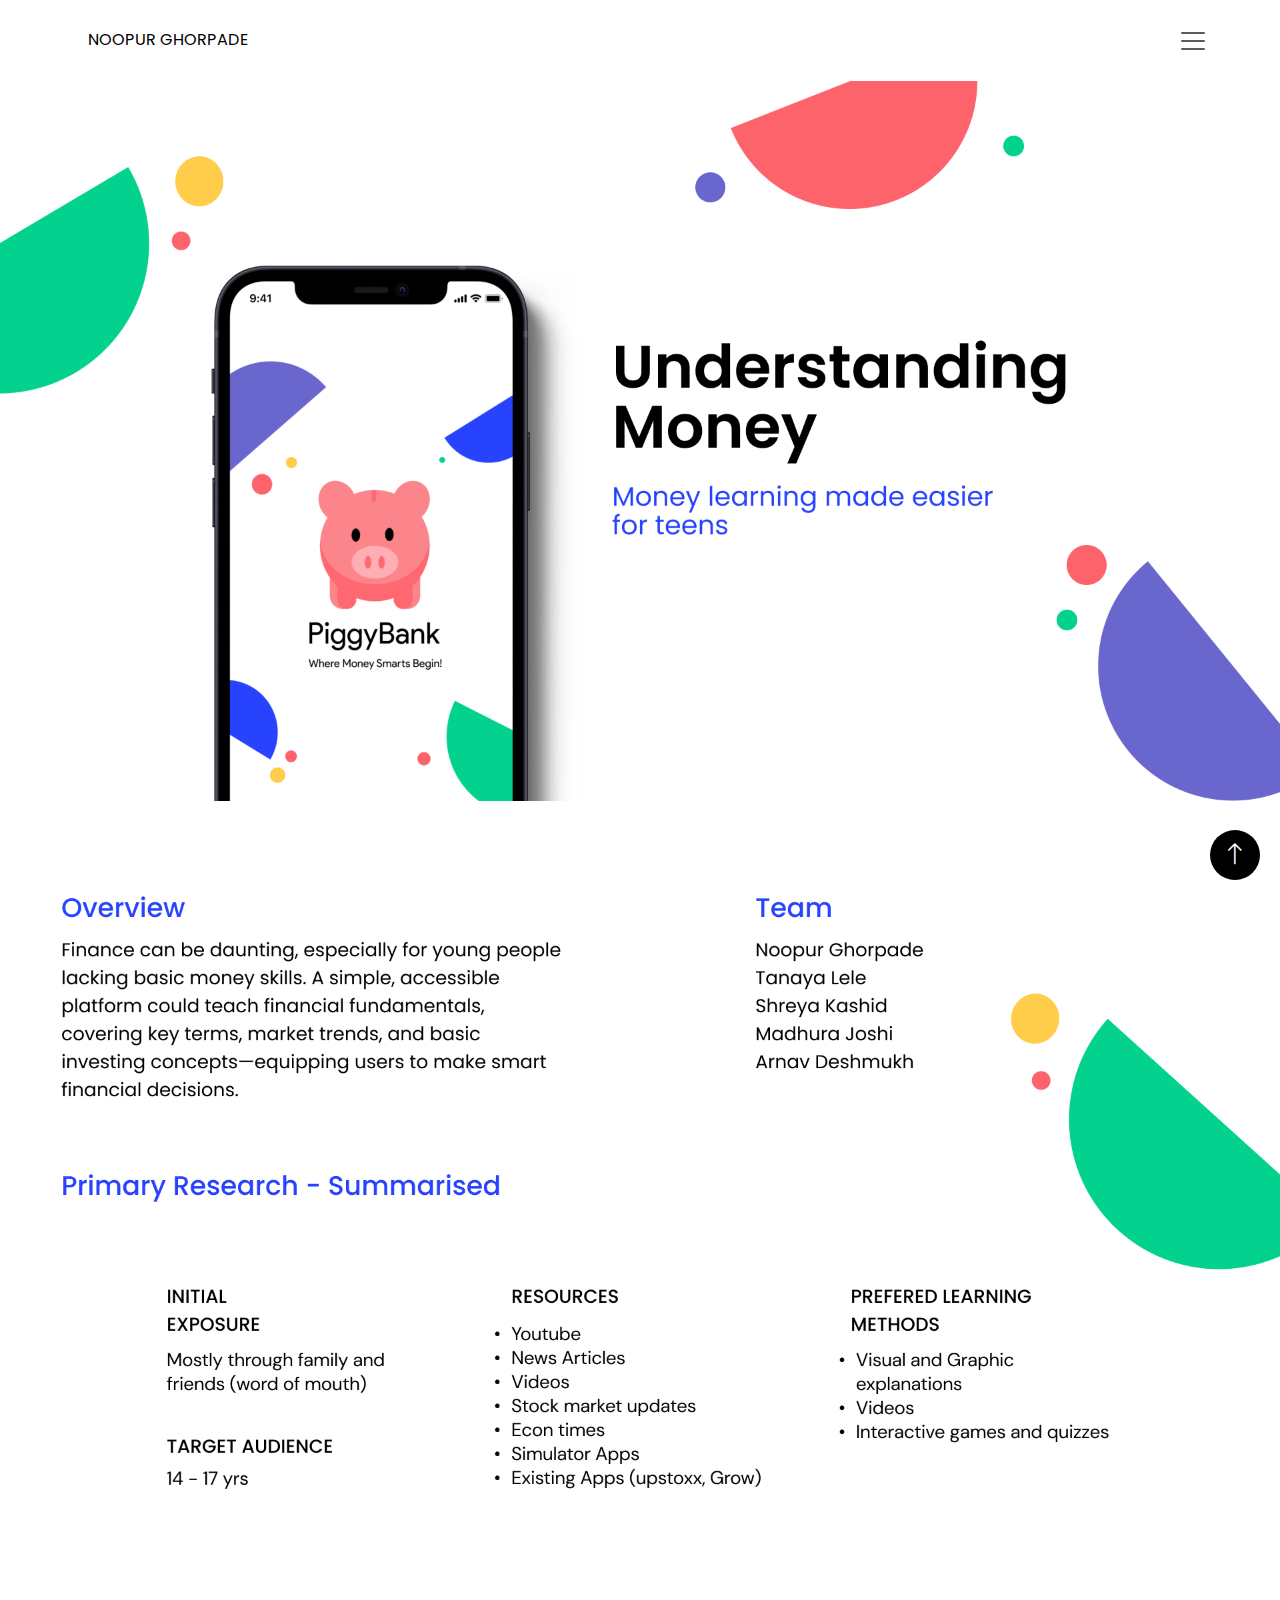
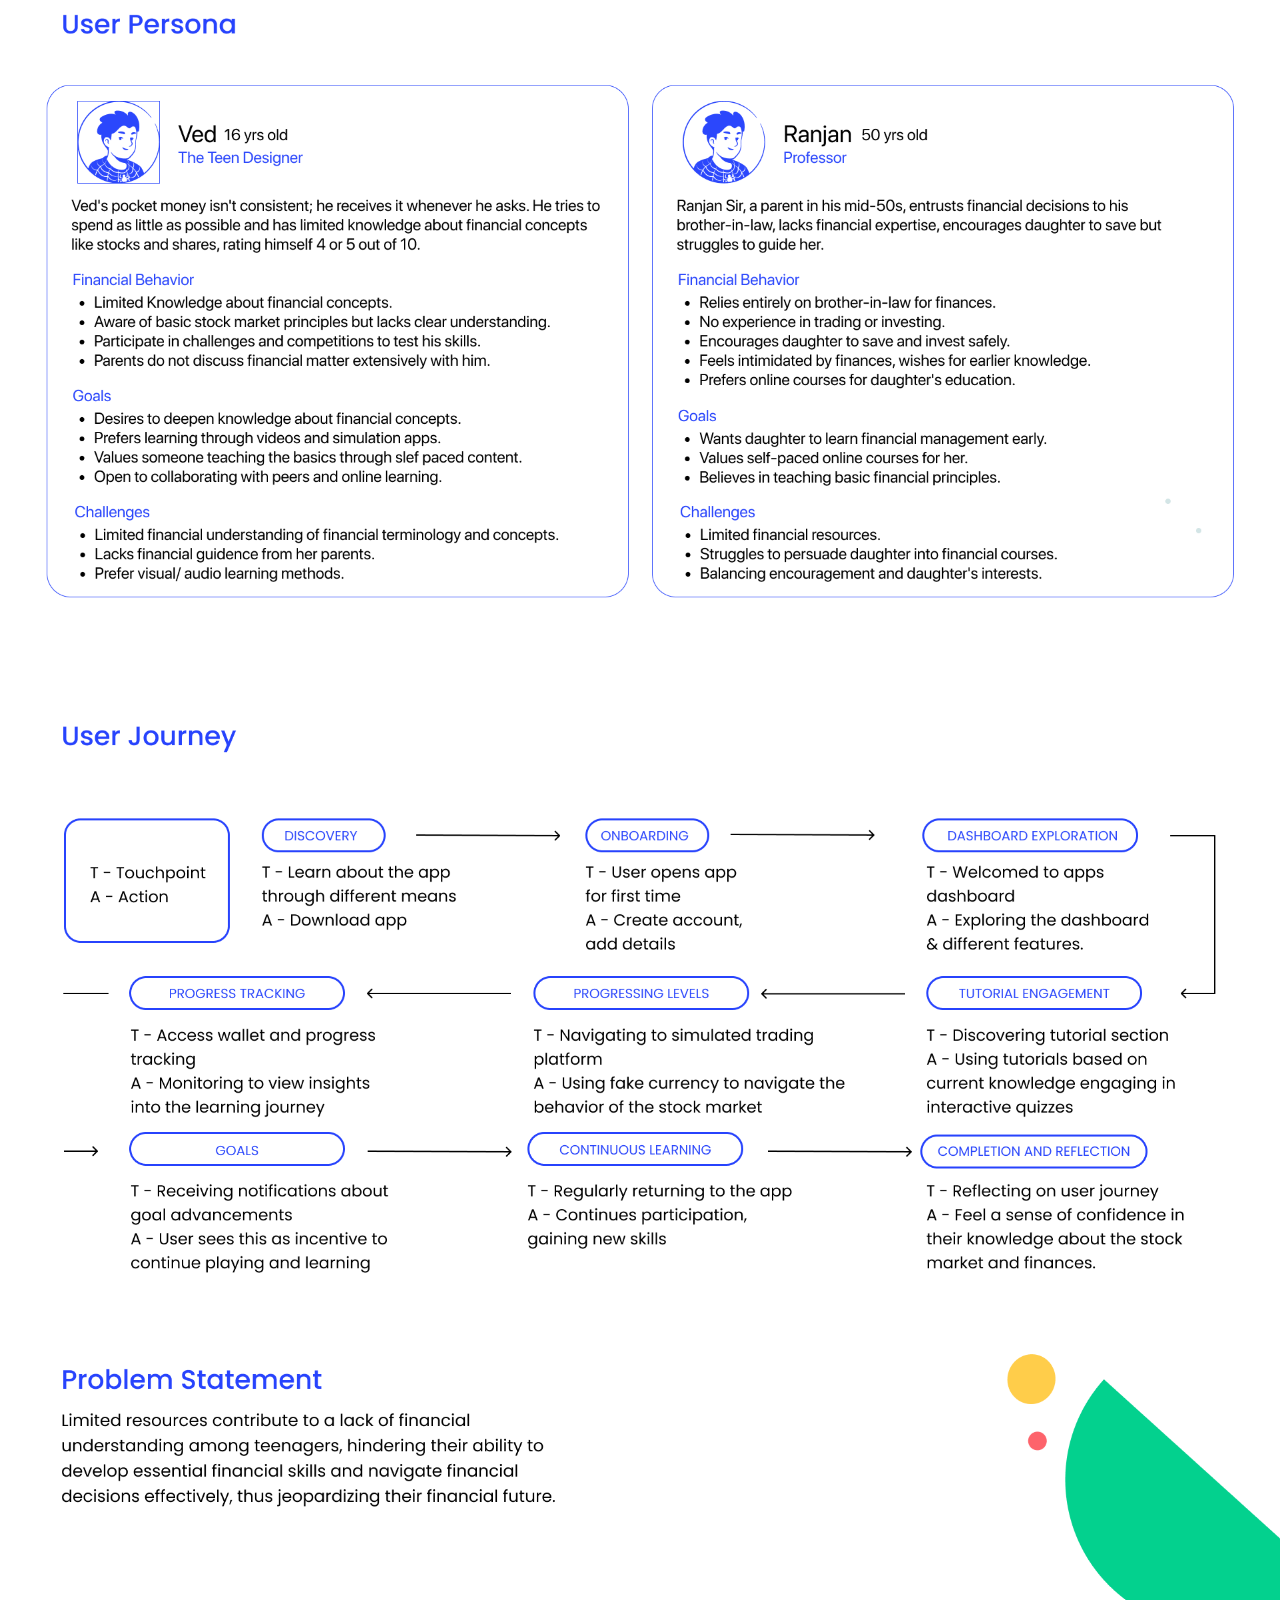
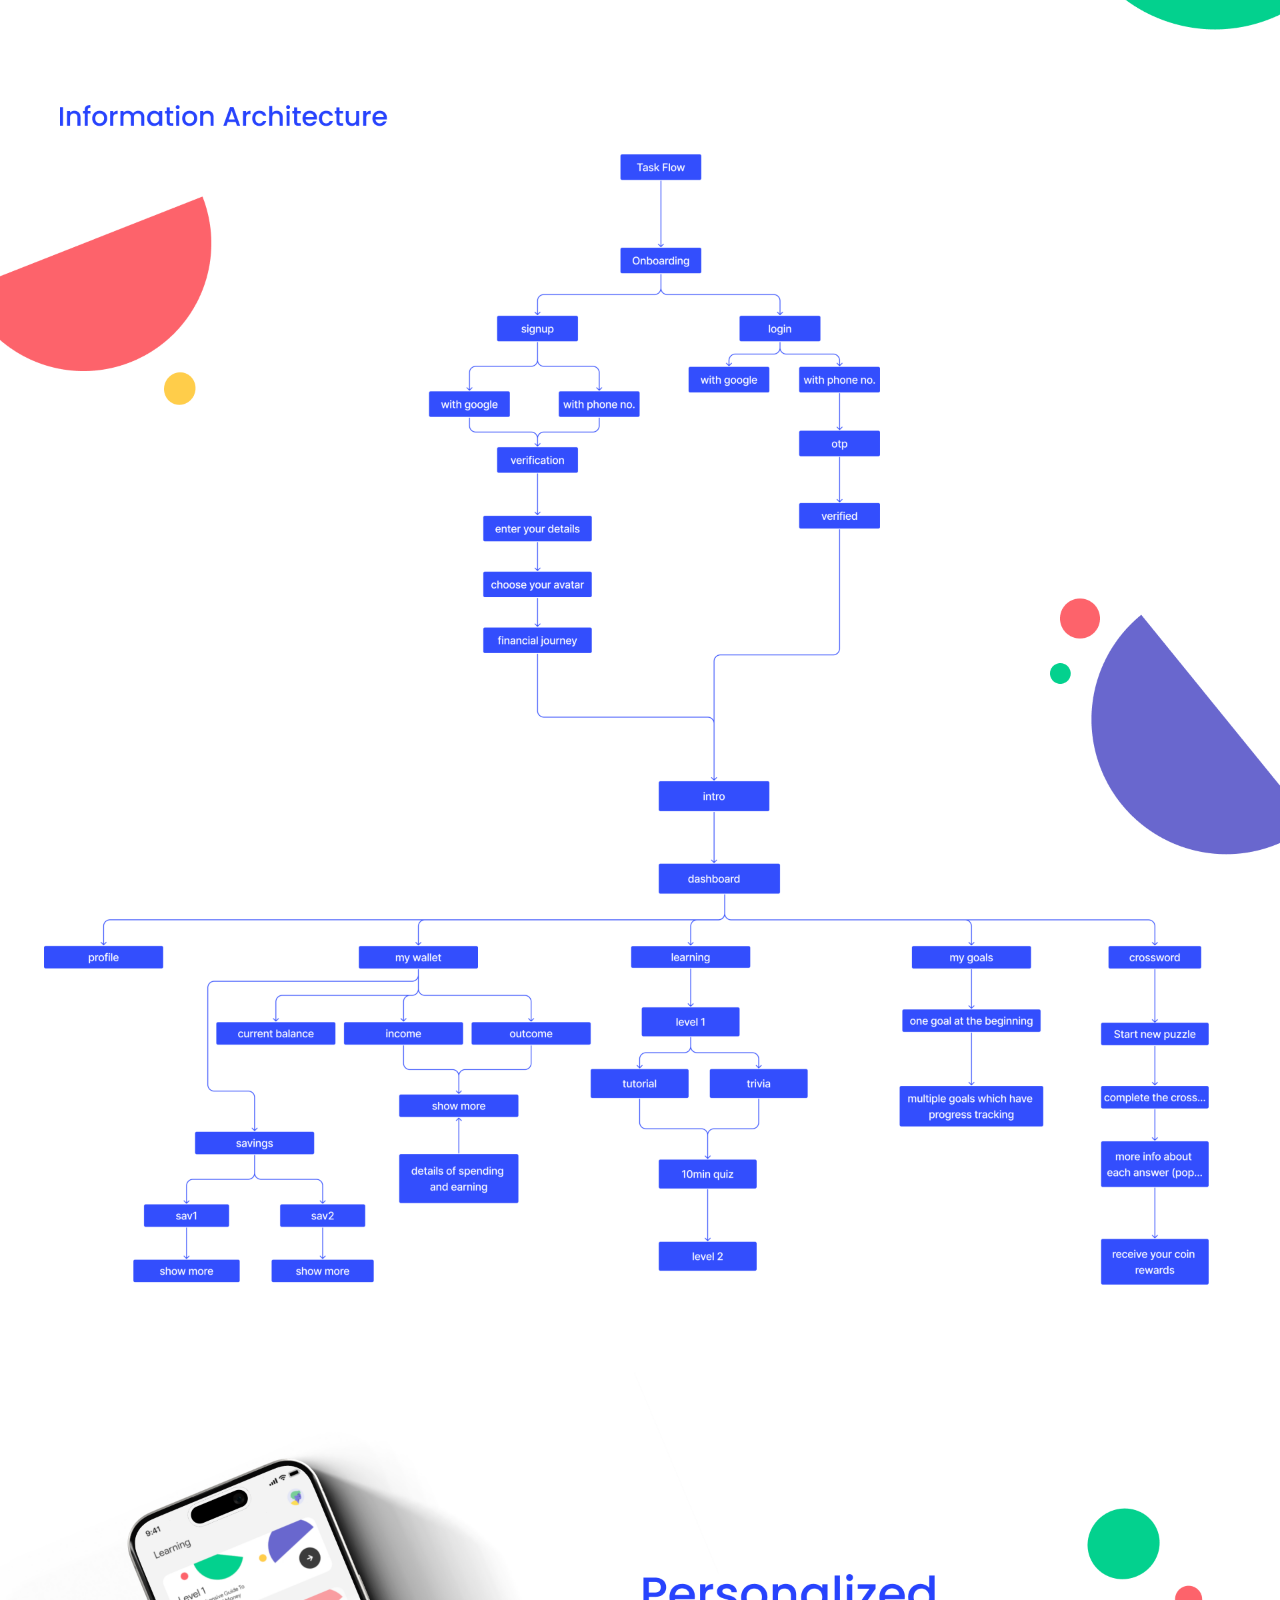
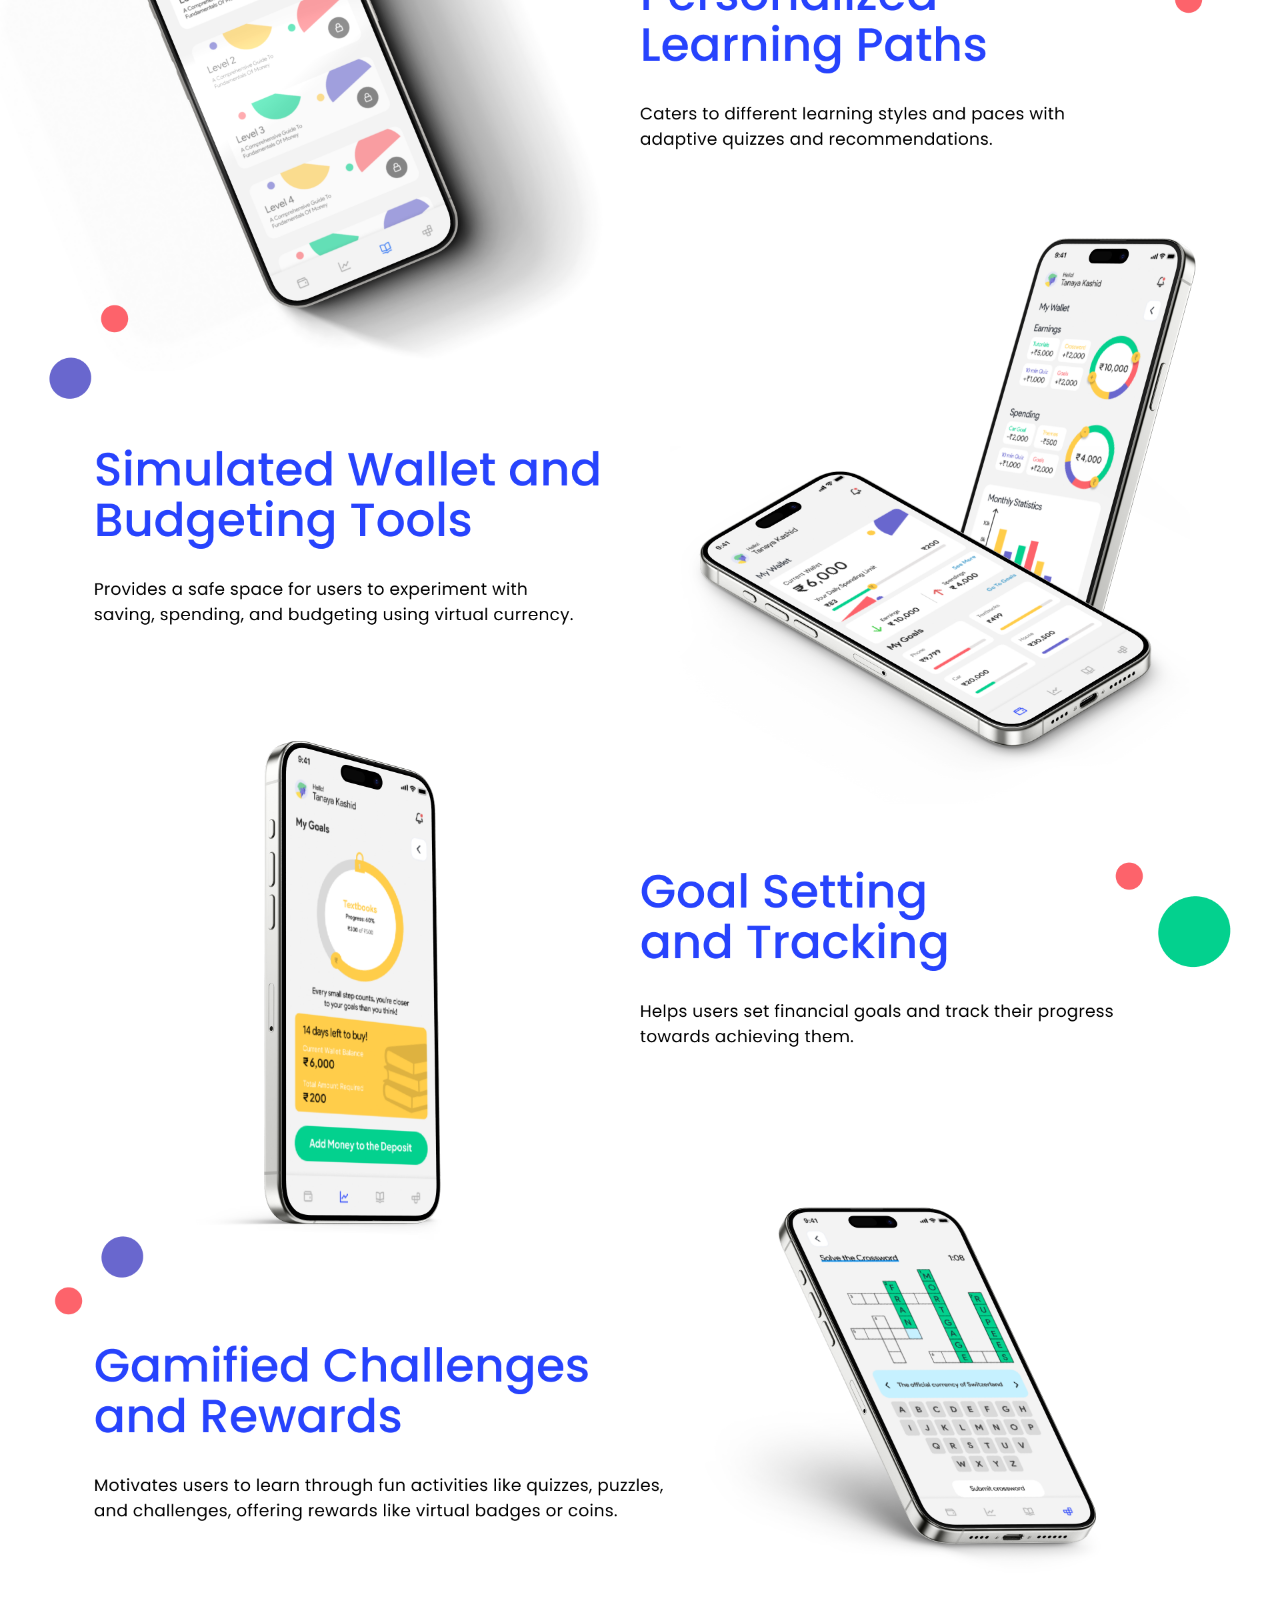
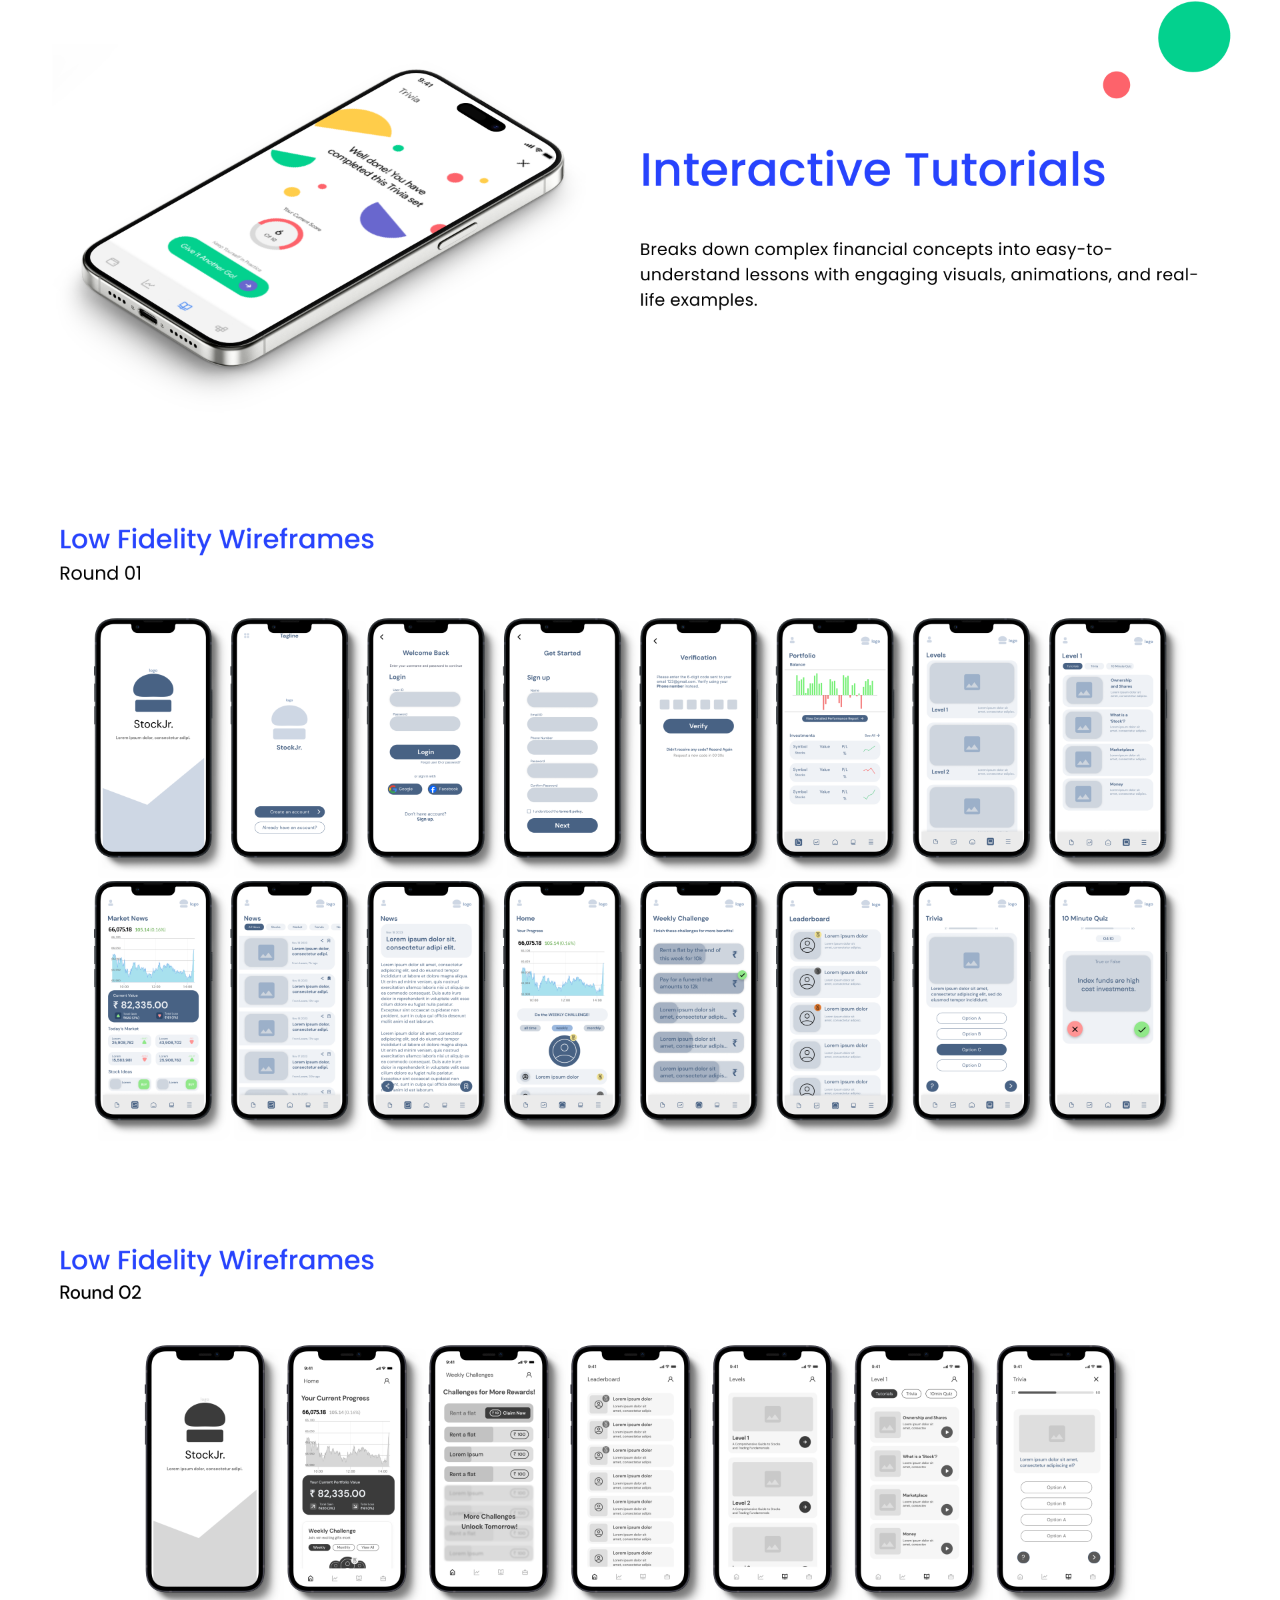
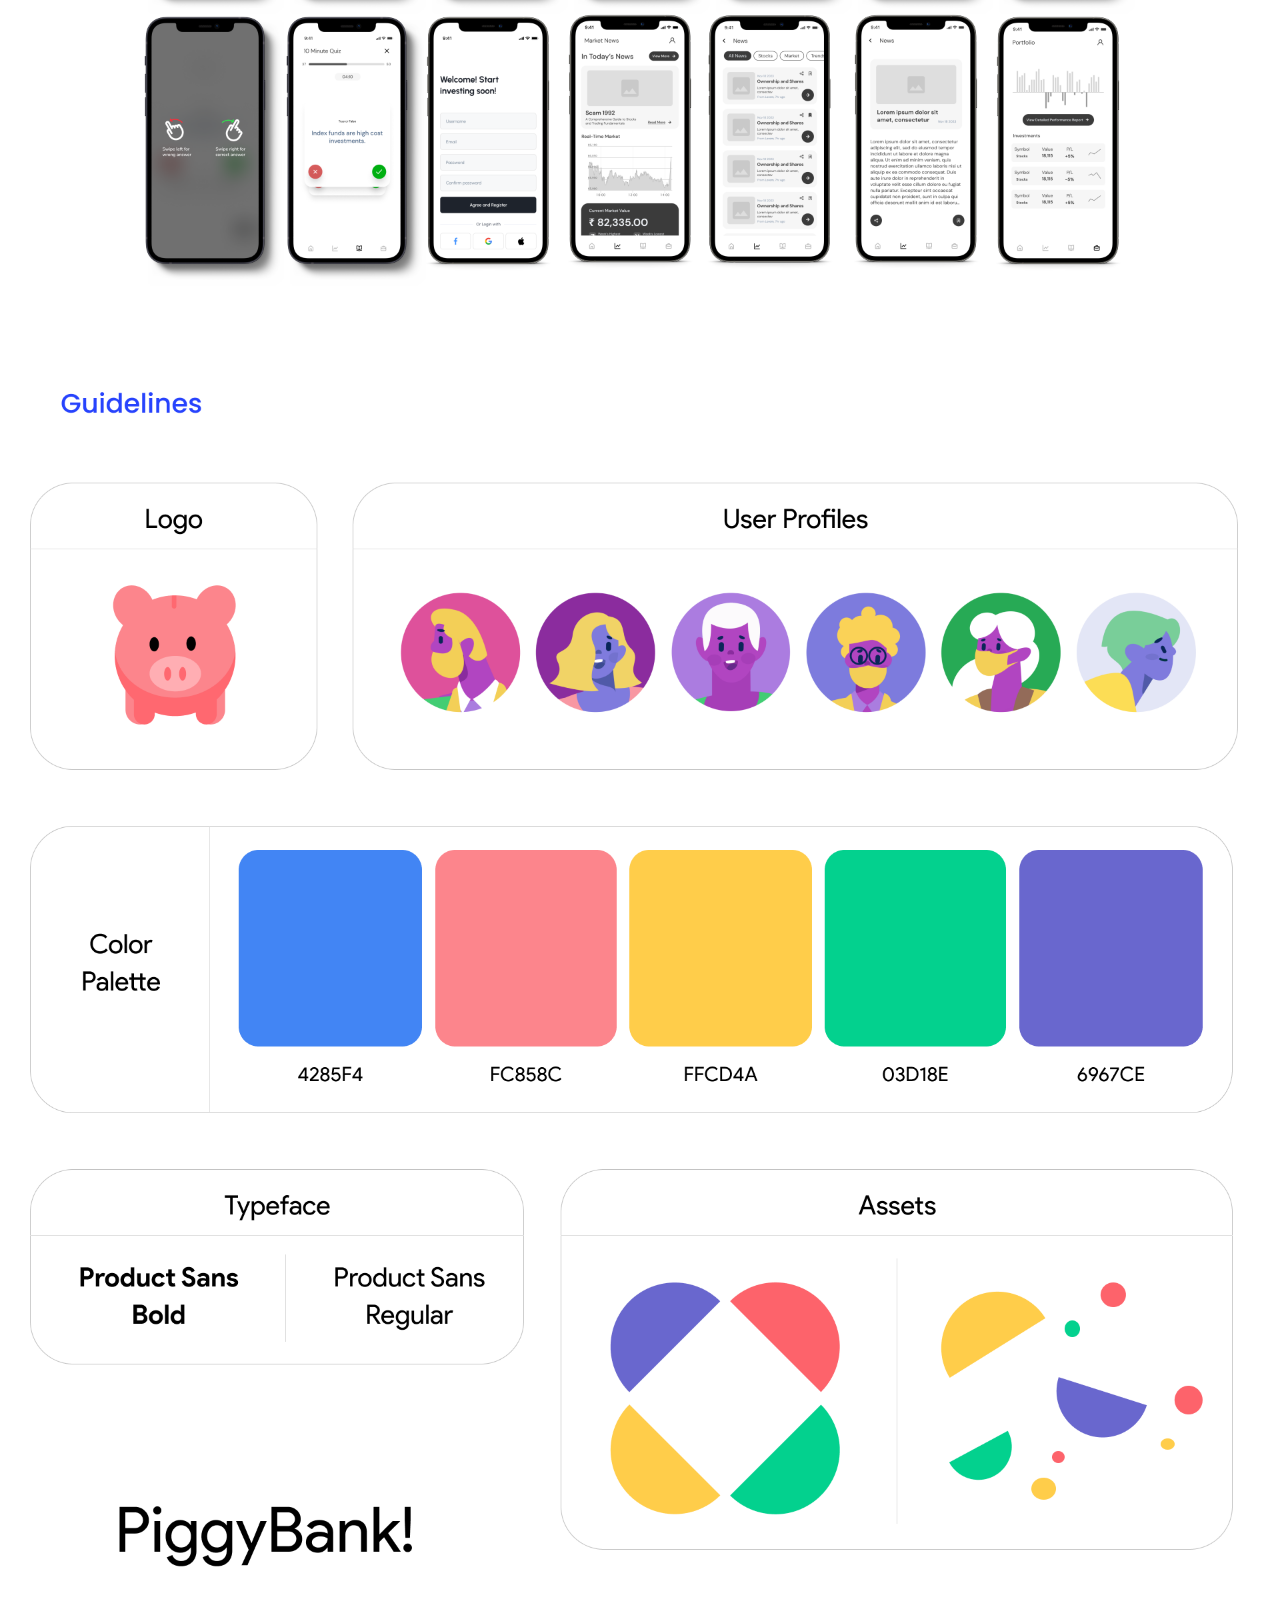
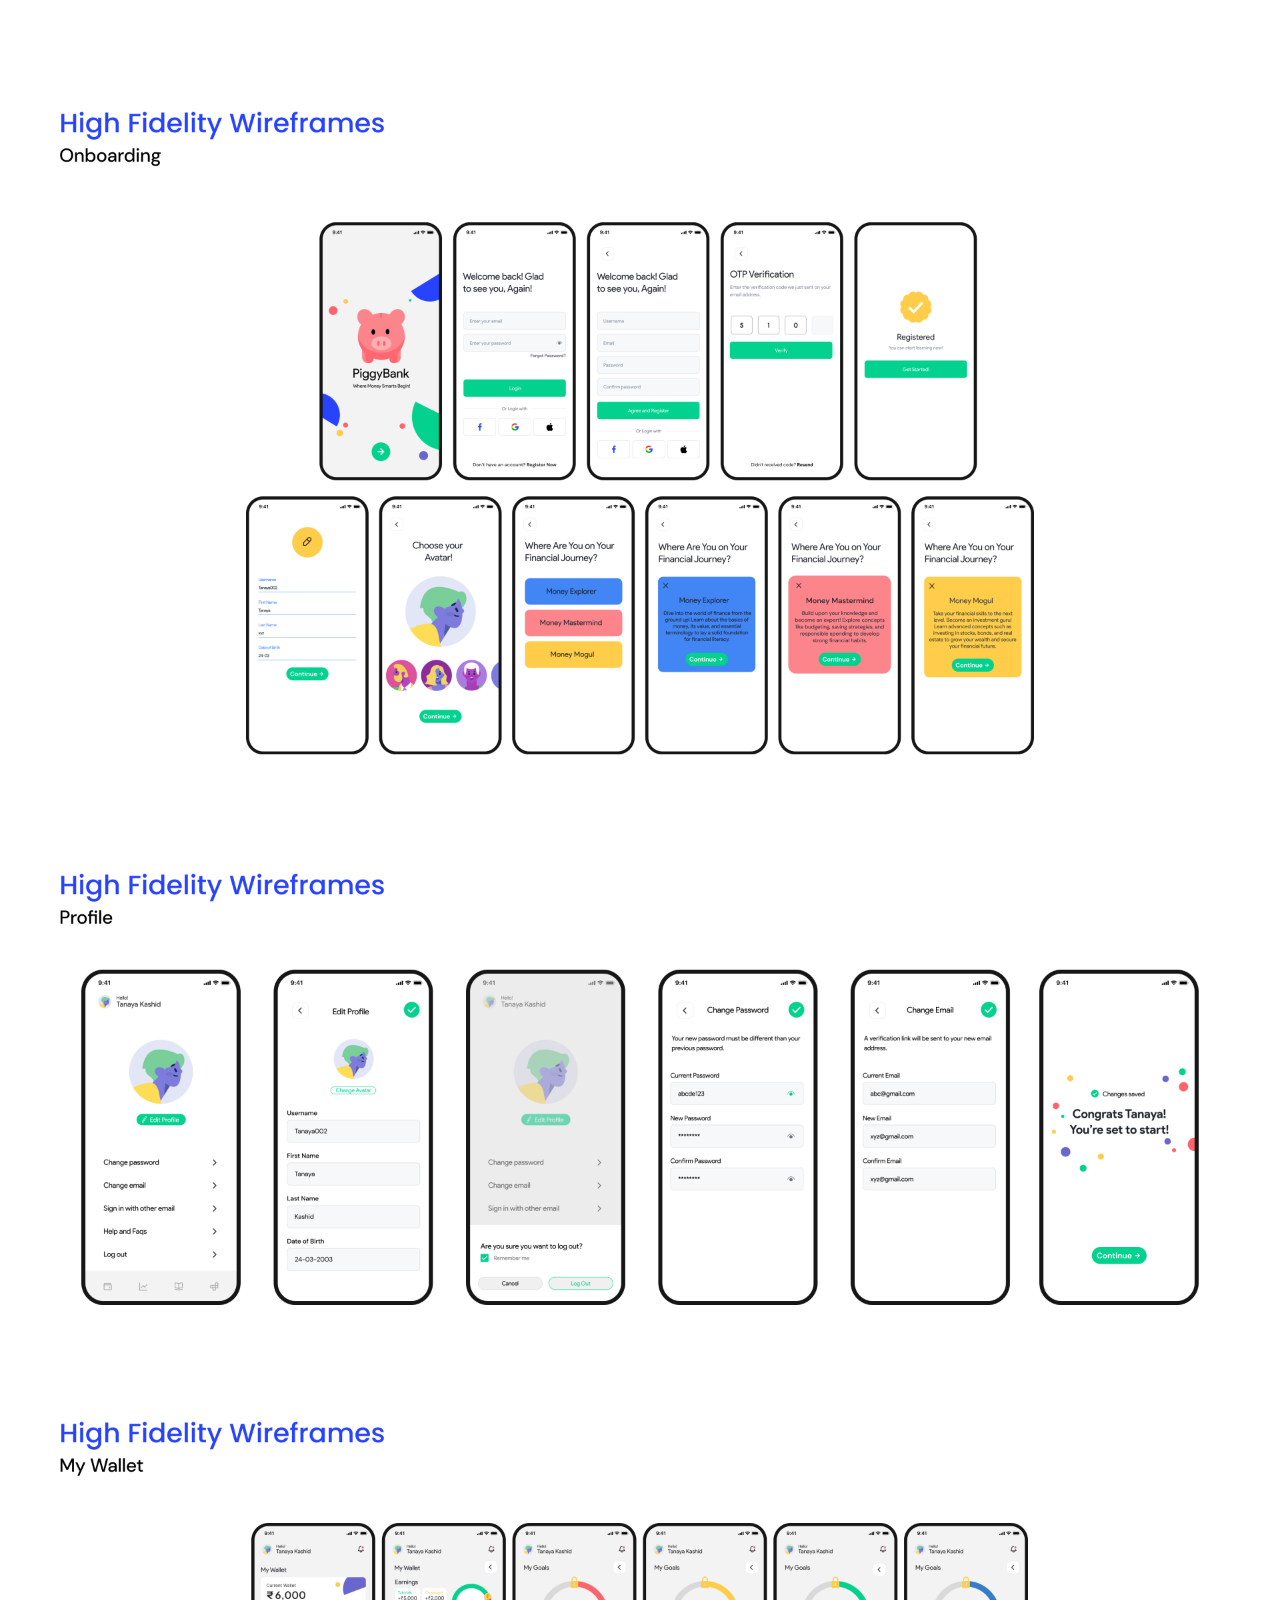
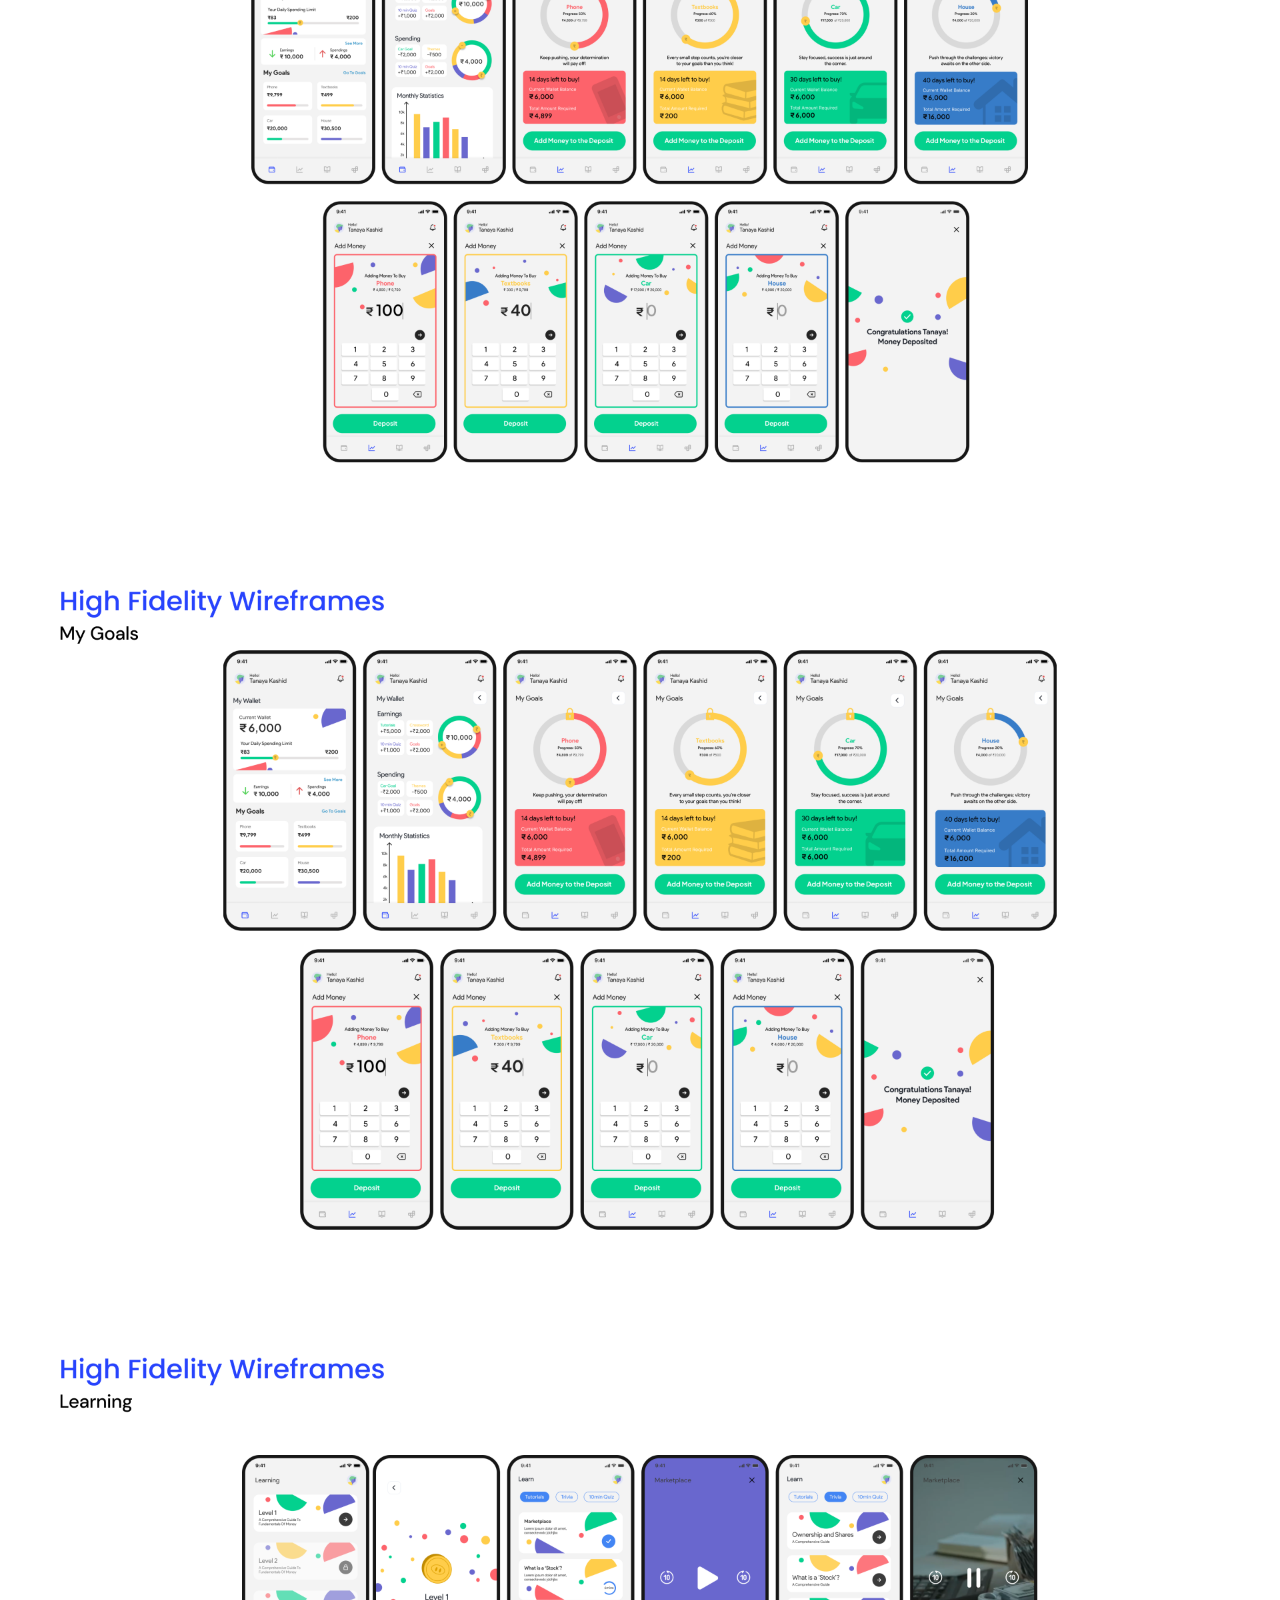
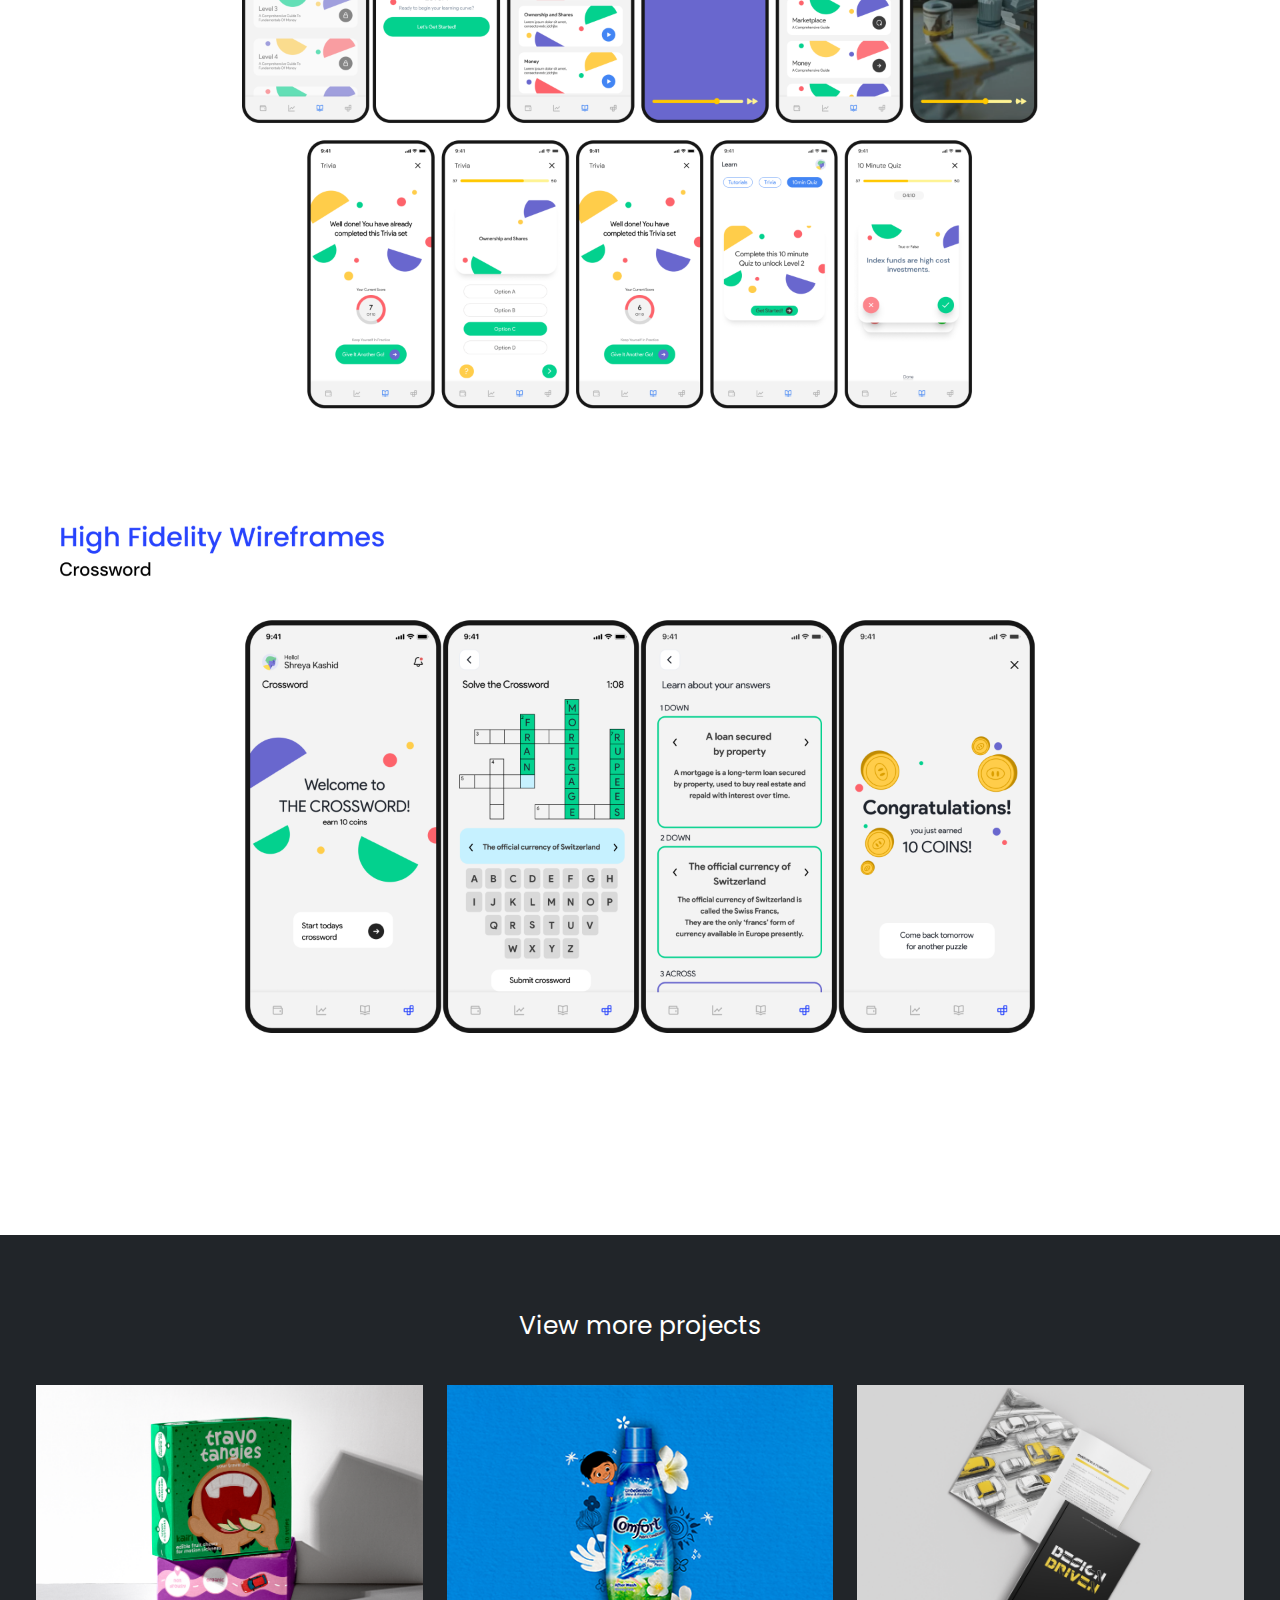
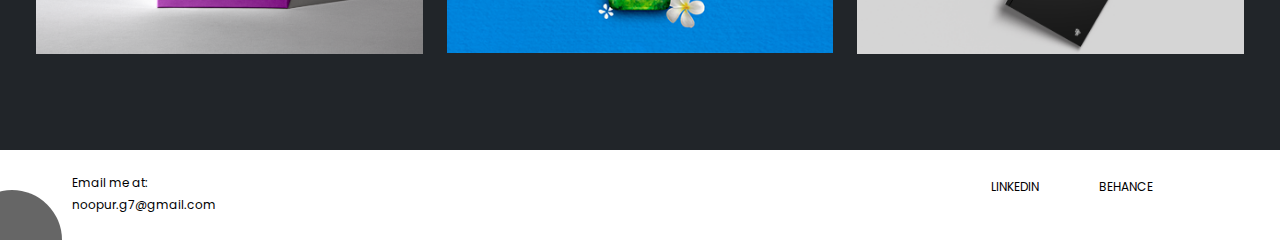
<file: uiux.html>
<!DOCTYPE html>
<html lang="en">

<head>
    <meta charset="UTF-8">
    <meta name="viewport" content="width=device-width, initial-scale=1.0, maximum-scale=1.0, user-scalable=no" />
    <title>Piggy Bank - UI/UX</title>
    <link rel="icon" type="image/x-icon" href="images/N-try-01.png">
    <link rel="stylesheet" href="https://cdn.jsdelivr.net/npm/bootstrap-icons@1.11.3/font/bootstrap-icons.min.css">
    <link href="https://cdn.jsdelivr.net/npm/bootstrap@5.3.3/dist/css/bootstrap.min.css" rel="stylesheet">
    <link rel="stylesheet" href="css/main.css">
</head>

<body>
    <!-- <div id="loader" class="loaders">
        <div class="spinner"></div>
    </div> -->
    <main class="container-fluid ">
        <section class="row">
            <section class="navigation col-md-12 ps-4 ps-lg-4  ">
                <nav class="navbar navbar-white pe-0 pe-lg-5 ps-0 ps-lg-5 ">
                    <a class="navbar-brand" href="index.html">
                        <p class="logo-name ms-3">NOOPUR GHORPADE</p>
                    </a>
                    <button class="navbar-toggler" type="button" id="toggleSidebar" aria-controls="navbarNav"
                        aria-expanded="false" aria-label="Toggle navigation">
                        <span class="navbar-toggler-icon"></span>
                    </button>
                    <section class="collapse navbar-collapse" id="navbarNav">
                        <ul class="navbar-nav m-auto">
                            <li class="nav-item">
                                <a class="nav-link fontPoppinsRegular" href="index.html">WORK</a>
                            </li>
                            <li class="nav-item">
                                <a class="nav-link fontPoppinsRegular" href="about.html">ABOUT</a>
                            </li>
                            <li class="nav-item">
                                <a class="nav-link fontPoppinsRegular" href="contact.html">CONTACT</a>
                            </li>

                        </ul>
                    </section>
                </nav>

            </section>

            <!-- Sidebar -->
            <div id="sidebar" class="bg-dark text-white text-end p-5 pt-3">
                <button id="closeSidebar" class="border-0 text-white bg-dark  fontSize24">x</button>
                <ul class="list-unstyled p-3 text-start lineHeight">
                    <li><a href="index.html" class="text-white text-decoration-none fontSize20 link">WORK</a></li>
                    <li><a href="about.html" class="text-white text-decoration-none fontSize20 link">ABOUT</a></li>
                    <li><a href="contact.html" class="text-white text-decoration-none fontSize20 link">CONTACT</a></li>

                </ul>
            </div>



            <section class="col-md-12 p-0 ">
                <section class="imageOuter text-center">
                    <img class="img-fluidManual" src="images/1.png" loading="lazy" alt="">
                </section>
            </section>

            <section class="col-md-12 p-0 mb-5">
                <section class="imageOuter text-center">
                    <img class="img-fluidManual" src="images/2.png" loading="lazy" alt="">
                </section>
            </section>

            <section class="col-md-12 p-0 mb-5">
                <section class="imageOuter text-center">
                    <img class="img-fluidManual" src="images/3.png" loading="lazy" alt="">
                </section>
            </section>

            <section class="col-md-12 p-0 mb-5">
                <section class="imageOuter text-center">
                    <img class="img-fluidManual" src="images/4.png" loading="lazy" alt="">
                </section>
            </section>

            <section class="col-md-12 p-0 mb-5">
                <section class="imageOuter text-center">
                    <img class="img-fluidManual" src="images/5.png" loading="lazy" alt="">
                </section>
            </section>
            
            <section class="col-md-12 p-0 mb-5">
                <section class="imageOuter text-center">
                    <img class="img-fluidManual" src="images/6.png" loading="lazy" alt="">
                </section>
            </section>

            <section class="col-md-12 p-0 mb-5">
                <section class="imageOuter text-center">
                    <img class="img-fluidManual" src="images/7.png" loading="lazy" alt="">
                </section>
            </section>

            <section class="col-md-12 p-0 mb-5">
                <section class="imageOuter text-center">
                    <img class="img-fluidManual" src="images/8.png" loading="lazy" alt="">
                </section>
            </section>

            <section class="col-md-12 p-0 mb-5">
                <section class="imageOuter text-center">
                    <img class="img-fluidManual" src="images/9.png" loading="lazy" alt="">
                </section>
            </section>

            <section class="col-md-12 p-0 mb-5">
                <section class="imageOuter text-center">
                    <img class="img-fluidManual" src="images/10.png" loading="lazy" alt="">
                </section>
            </section>

            <section class="col-md-12 p-0 mb-5">
                <section class="imageOuter text-center">
                    <img class="img-fluidManual" src="images/11.png" loading="lazy" alt="">
                </section>
            </section>

            <section class="col-md-12 p-0 mb-5">
                <section class="imageOuter text-center">
                    <img class="img-fluidManual" src="images/12.png" loading="lazy" alt="">
                </section>
            </section>

            <section class="col-md-12 p-0 mb-5">
                <section class="imageOuter text-center">
                    <img class="img-fluidManual" src="images/13.png" loading="lazy" alt="">
                </section>
            </section>

            <section class="col-md-12 p-0 mb-5">
                <section class="imageOuter text-center">
                    <img class="img-fluidManual" src="images/14.png" loading="lazy" alt="">
                </section>
            </section>

            <section class="col-md-12 p-0 mb-5">
                <section class="imageOuter text-center">
                    <img class="img-fluidManual" src="images/15.png" loading="lazy" alt="">
                </section>
            </section>

            <section class="col-md-12 ">
                <section class="row pe-lg-4 ps-lg-4 bg-dark pt-5 pb-5">
                    <section class="col-md-12 mb-lg-4 text-center mt-4">
                        <p class="fontPoppinsRegular fontSize25 text-white ">View more projects</p>
                    </section>

                    <section class="col-md-4 text-center mb-5">
                        <div class="projectThumbnail">
                            <img class="img-fluidManual w-100" src="images/moreprojects-14.png" loading="lazy" alt="Travo Tangies">
                            <a href="travoTangies.html" class="overlay-link">
                                <div class="overlay ps-5 pt-5">
                                    <span class="fontPoppinsSemiBold fontSize25 space2">Travo Tangies <br><span
                                        class="fontPoppinsRegular fontSize18 fontWeight100">Packaging
                                        Design</span></span>
                                </div>
                            </a>
                        </div>
                    </section>

                    <section class="col-md-4 text-center mb-5">
                        <div class="projectThumbnail">
                            <img class="img-fluidManual w-100" src="images/comfortmoreprojects.png" loading="lazy" alt="Comfort">
                            <a href="comfort.html" class="overlay-link">
                                <div class="overlay ps-5 pt-5">
                                    <span class="fontPoppinsSemiBold fontSize25 space2" >Comfort<br><span
                                            class="fontPoppinsRegular fontSize18 fontWeight100">Copywriting &
                                            Advertising
                                            Campaign</span></span>
                                </div>
                            </a>
                        </div>
                    </section>
                    <section class="col-md-4 text-center mb-5">
                        <div class="projectThumbnail">
                            <img class="img-fluidManual w-100" src="images/moreprojects-16.png" loading="lazy" alt="Design Driven">
                            <a href="driven.html" class="overlay-link">
                                <div class="overlay ps-5 pt-5">
                                    <span class="fontPoppinsSemiBold fontSize25 space2" >Design Driven<br><span
                                            class="fontPoppinsRegular fontSize18 fontWeight100">Publication
                                            Design</span></span>
                                </div>
                            </a>
                        </div>
                    </section>
                    
                </section>
            </section>

        </section>

        <section class="footer col-md-12 bg-white p-4 d-none d-lg-block">
            <section class="row">
                <section class="col-md-6 text-start text-lg-start ps-0 ps-lg-5">
                    <section class="text-black fontPoppinsRegular fontSize12">Email me at:</section><a
                        class="text-decoration-none text-black fontPoppinsRegular  fontSize12"
                        href="mailto:noopur.g7@gmail.com" target="_blank">noopur.g7@gmail.com</a>
                </section>
                <section class="offset-lg-3 col-md-1 text-start text-lg-end  ps-0 mt-4 mt-lg-0 mb-4 mb-lg-0">
                    <a class="text-decoration-none text-black fontPoppinsRegular   fontSize12"
                        href="https://www.linkedin.com/in/noopur-ghorpade-443404304/" target="_blank">LINKEDIN</a>

                </section>
                <section class="col-md-1 offset-lg-1 ms-0 text-start text-lg-end pe-0 mb-4 mb-lg-0 ps-0">
                    <a class="text-decoration-none text-black fontPoppinsRegular ps-0   fontSize12"
                        href="https://www.behance.net/noopurg200d633" target="_blank">BEHANCE</a>
                </section>
            </section>
        </section>



        </section>
        <div class="cursor"></div>
        <!-- Back to Top Button -->
        <a href="#" id="backToTop" class="back-to-top">
            <i class="bi bi-arrow-up"></i>
        </a>


    </main>
    <script src="https://code.jquery.com/jquery-3.6.0.min.js"></script>
    <script src="https://cdn.jsdelivr.net/npm/bootstrap@5.3.3/dist/js/bootstrap.bundle.min.js"></script>
    <script src="js/moduleContainer.js" type="module"></script>
</body>

</html>
</file>
<file: css/main.css>
html {
    scrollbar-width:none;
    min-width: 100%;
}

*{
    padding: 0px;
}

.fontSize37{
    font-size: 37px;
}



.displayNameContact2 {
    letter-spacing: 5px;
    text-transform: uppercase;
    margin-top: 0;
    margin-bottom: 0;
    font-family: vanguardCF-bold, serif;
    font-size: 25rem;
    /* font-weight: 700; */
    line-height: 1;
}

.bglightgray{
    background-color: #ebebeb;
}

.padding-right238 {
    padding-right: 238px;
}

.travoPurple{
    color: #783f7b;
}

.comfortDarkBlue{
    color: #001f82;
}

.comfortLightBlue{
    color: #008ee8;
}

.bgComfortLightBlue{
    background-color: #008ee8;;
}

.infoBlue{
    color: #1818ff;
}

.margin-top329{
    margin-top: 329px;
}

.container-fluid {
    width: 100%; /* Use percentage */
    max-width: 100%; /* Prevent exceeding viewport */
    /* padding-left: 10%; */
}

/* .backGroundKruise{
    background-color: #ffd426;
} */

/* Circle styles */
.btn-circle {
    position: relative;
    display: inline-block;
    width: 150px;
    height: 150px;
    background-color: black;
    color: white;
    border-radius: 50%;
    text-align: center;
    vertical-align: middle;
    line-height: 150px; /* Aligns text vertically */
    font-size: 16px;
    cursor: pointer;
    transition: transform 0.3s ease;
    overflow: hidden;
}

.btn-circle span {
    position: relative;
    z-index: 1;
}

/* .arrow-right {
    position: absolute;
    right: 20px;
    top: 50%;
    transform: translateY(-50%);
    width: 0;
    height: 0;
    border-top: 6px solid transparent;  
    border-bottom: 6px solid transparent; 
    border-left: 12px solid white;  
    z-index: 1;
} */

/* Hover effect to follow mouse */
.btn-circle:hover {
    transform: translate(-5%, -5%);
}



/* Ensure full black background for the loader */
.loaders {
    position: fixed;          /* Fix to viewport */
    top: 0;                  /* Position at the top */
    left: 0;
    z-index: 99999;                 /* Align to the left */
    width: 100vw;            /* Full width */
    height: 100vh;           /* Full height */
    background-color: black; /* Black background */
    display: flex;           /* Center content */
    justify-content: center; /* Center horizontally */
    align-items: center;     /* Center vertically */
    transform: translateY(-100%); /* Start off-screen */
    transition: transform 1s ease; /* Smooth transition */
}

.spinner {
    --circle-width: 20px;
    position: relative;
    width: 100px; /* Adjusted size */
    height: 100px; /* Adjusted size */
    background: rgba(0, 0, 0, 0.8);
}

.spinner:after {
    content: '';
    display: block;
    position: absolute;
    top: 50%;
    left: 50%;
    transform: translate(-50%, -50%);
    width: var(--circle-width);
    height: var(--circle-width);
    background: conic-gradient(transparent var(--firstpct), #fff var(--firstpct), #fff var(--secondpct), transparent var(--secondpct)), rgba(255, 255, 255, 0.2);
    border-radius: 50%;
    z-index: 10;
    animation: spinning 2s infinite linear;
    border: 0px solid white;
}

/* Spinner animation */
@keyframes spinning {
    0% {
        transform: translate(-50%, -50%) rotate(0deg);
        --secondpct: 0%;
        --firstpct: 0%;
    }

    50% {
        --firstpct: 0%;
        --secondpct: 100%;
    }

    100% {
        transform: translate(-50%, -50%) rotate(360deg);
        --firstpct: 100%;
        --secondpct: 100%;
    }
}

/* Define custom properties for gradient animation */
@property --firstpct {
    syntax: '<percentage>';
    inherits: false;
    initial-value: 0%;
}

@property --secondpct {
    syntax: '<percentage>';
    inherits: false;
    initial-value: 0%;
}


@font-face {
    font-family: "Raleway-Bold";
    src: url("fonts/Raleway-Bold.ttf") format("woff2");
    font-weight: normal;
    font-style: normal;
}

@font-face {
    font-family: "vanguardCF-bold";
    src: url("fonts/Fontspring-DEMO-vanguardcf-bold.otf") format("woff2");
    font-weight: normal;
    font-style: normal;
}

@font-face {
    font-family: "vanguardCF-demibold";
    src: url("fonts/Fontspring-DEMO-vanguardcf-demibold.otf") format("woff2");
    font-weight: normal;
    font-style: normal;
}

@font-face {
    font-family: "Raleway-Medium";
    src: url("fonts/Raleway-Medium.ttf") format("woff2");
    font-weight: normal;
    font-style: normal;
}

@font-face {
    font-family: "Raleway-Regular";
    src: url("fonts/Raleway-Regular.ttf") format("woff2");
    font-weight: normal;
    font-style: normal;
}

@font-face {
    font-family: "Poppins-Regular";
    src: url("fonts/Poppins-Regular.ttf") format("woff2");
    font-weight: normal;
    font-style: normal;
}

@font-face {
    font-family: "Poppins-Bold";
    src: url("fonts/Poppins-Bold.ttf") format("woff2");
    font-weight: normal;
    font-style: normal;
}

@font-face {
    font-family: "Poppins-Semi-Bold";
    src: url("fonts/Poppins-SemiBold.ttf") format("woff2");
    font-weight: normal;
    font-style: normal;
}

.space{
    line-height: 40px;
}

.fontPoppinsSemiBold{
    font-family: "Poppins-Semi-Bold";
}

.fontWeight100 {
    font-weight: 100;
}

.fontSize16 {
    font-size: 16px;
}

.fontSize46 {
    font-size: 46px;
}

.fontSize19 {
    font-size: 19px;
}

.fontSize30 {
    font-size: 30px;
}

.fontSize22 {
    font-size: 22px;
}

.img-fluidManual{
    width: 100%;
    height: auto;
    max-width: 100%;
}


.fontSize12{
    font-size: 12px;
}

.paddingLeft34{
    padding-left: 34px;
}

.padding-left138{
    padding-left: 138px;
}

.fontSize50{
    font-size: 50px;
}

.fontSize18{
    font-size: 18px;
}

.fontSize25{
    font-size: 25px;
}

.fontPoppinsBold {
    font-family: Poppins-Bold;
}

.fontPoppinsRegular {
    font-family: Poppins-Regular;
}

.fontVanguardBold{
    font-family: vanguardCF-bold, serif;
}

.imageOuter{
    /* height: 667px; */
    width: 100%;
}

.text {
    /* position: absolute; */
    width: 628px;
    /* left: 20%; */
    /* margin-left: -225px; */
    height: 40px;
    /* top: 50%; */
    font-size: 88px;
    /* margin-top: -20px; */
}

.text p {
    display: inline-block;
    vertical-align: top;
    margin: 0;
    float: left;
}

.word {
    font-family: vanguardCF-bold, serif;
    position: absolute;
    width: 515px;
    opacity: 0;
}

.word2 {
    font-size: 140px!important;
    line-height: 150px!important;
    font-family: vanguardCF-bold, serif!important;
    position: absolute!important;
    width: 515px!important;
    opacity: 0;
}

.margintop363 {
    margin-top: 319px;
}

.letter {
    display: inline-block;
    position: relative;

    transform: translateZ(25px);
    transform-origin: 50% 50% 25px;
}

.letter.out {
    transform: rotateX(90deg);
    transition: transform 0.32s cubic-bezier(0.55, 0.055, 0.675, 0.19);
}

.letter.behind {
    transform: rotateX(-90deg);
}

.letter.in {
    transform: rotateX(0deg);
    transition: transform 0.38s cubic-bezier(0.175, 0.885, 0.32, 1.275);
}


.link {
    font-family: Poppins-Regular;
}

.fontRalewayBold {
    font-family: Raleway-Bold;
}

.fontRalewayRegular {
    font-family: Raleway-Regular;
}

.diff-font {
    font-family: Vanguard, Impact, sans-serif;
    letter-spacing: 0ch;
}

.animate-set {
    opacity: 0 !important;
    transform: translateY(20px) !important;
}

.animate-set.active {
    opacity: 1 !important;
    transform: translateY(0) !important;
}

.textContainer {
    overflow: hidden;
}

.textContainer .text {
    position: relative;
    color: #212529;
    font-size: 50px;
    /* font-weight: bolder; */
    letter-spacing: -0.1ch;
    font-family: "Raleway-Bold", serif;
    line-height: 1;
}

.textContainer .text.first-text {
    color: #212529;
}

.text.second-text:before {
    content: "";
    position: absolute;
    top: 0;
    left: 0;
    height: 100%;
    background-color: white;
    border-left: 2px solid #212529;
    width: 100%;
    transform: translateX(0);
    animation: animate 2s steps(64) infinite;
}

@keyframes animate {

    40%,
    60% {
        left: 100%;
    }

    100% {
        left: 0%;
    }
}

.projectThumbnail {
    position: relative;
    overflow: hidden;
}

/* .projectThumbnail img { */
    /* width: 100%; */
    /* height: auto; */
    /* display: block; */
/* } */

.overlay-link {
    position: absolute;
    top: 0;
    left: 0;
    width: 100%;
    height: 100%;
    display: flex;
    align-items: center;
    justify-content: center;
    text-decoration: none;
    opacity: 0;
    transition: opacity 0.3s ease;
}

.overlay {
    background:#000000;
    color: white;
    font-size: 20px;
    display: flex;
    /* align-items: center; */
    /* justify-content: center; */
    width: 100%;
    height: 100%;
    text-align: left;
    opacity: 70%;
}

.projectThumbnail:hover .overlay-link {
    opacity: 1;
}

body {
    scrollbar-width: none;
    overflow-x: hidden;
}

.logo-name {
    font-size: 16px;
    padding-top: 15px;
    font-family: Poppins-Regular;
}

/* Back to Top Button Styles */
.back-to-top {
    position: fixed;
    bottom: 120px;
    right: 20px;
    width: 50px;
    height: 50px;
    background-color: #000000;
    /* Background color for the button */
    color: white;
    /* Text color */
    border-radius: 50%;
    /* Circular shape */
    display: flex;
    /* Flexbox for centering */
    align-items: center;
    /* Center vertically */
    justify-content: center;
    /* Center horizontally */
    font-size: 24px;
    /* Font size */
    cursor: pointer;
    /* Pointer cursor on hover */
    transition: opacity 0.3s ease-in-out, transform 0.3s ease-in-out;
    /* Smooth transitions */
    opacity: 1;
    /* Hidden by default */
    transform: translateY(100px);
    /* Move down initially */
    z-index: 1000;
    /* Ensure it appears above other content */
}

.back-to-top:hover {
    background-color: #343a40;
}

.imgfluid {
    width: 100%;
    height: 600px;
}

/* .dark-theme * {
    background-color: #212529 !important;
    color: white !important;
    transition: background-color 0s ease-in, color 0.5s ease-in-out;
/* } */

.navbar-toggler {
    padding: var(--bs-navbar-toggler-padding-y) var(--bs-navbar-toggler-padding-x);
    font-size: var(--bs-navbar-toggler-font-size);
    line-height: 1;
    background-color: none;
    border: none;
    border-radius: var(--bs-navbar-toggler-border-radius);
    transition: var(--bs-navbar-toggler-transition);
}

.dark-theme .navbar-toggler {
    background-color: none !important;
}

#sidebar {
    width: 300px;
    position: fixed;
    top: 0;
    right: -300px;
    height: 100%;
    background-color: #343a40;
    transition: right 0.3s ease, background-color 0.5s ease-in-out;
    z-index: 9999;
}

#sidebar.active {
    right: 0;
}

#sidebar li,
#sidebar ul,
#sidebar a,
#closeSidebar {
    background-color: #212529 !important;
    transition: background-color 0.5s ease-in-out;
}

.lineHeight {
    line-height: 50px;
}

.fontSize24 {
    font-size: 24px;
}

.fontSize20 {
    font-size: 16px;
}

.displayName {
    letter-spacing: 5px;
    text-transform: uppercase;
    margin-top: 0;
    margin-bottom: 0;
    font-family: vanguardCF-bold, serif;
    font-size: 12rem;
    /* font-weight: 700; */
    line-height: 1;
}

.display-joke {
    font-family: Poppins-Regular;
    padding-left: 350px;
    font-size: 16px;
    margin-top: 350px;
}

.rowCustom {
    height: 100%;
}

.cursor {
    display: block;
    cursor: none;
    position: fixed;
    width: 100px;
    height: 100px;
    border-radius: 50%;
    background: black;
    transition: 0.1s ease;
    transform: translate(-50%, -50%);
    pointer-events: none;
    /* mix-blend-mode: difference; */
    opacity: 60%;
}

.projectHeadings {
    text-transform: none;
    font-family: Soehne, Arial, sans-serif;
    font-size: 24px;
    font-weight: 600;
    line-height: 130%;
}

/* Media Queries for Responsive Design */

@media (max-width: 768px) {
    body {
        scrollbar-width: 0px;
    }

    .displayName {
        letter-spacing: -15px;
        text-transform: uppercase;
        margin-top: 0;
        margin-bottom: 0;
        font-family: vanguardCF-bold, serif;
        font-size: 12rem;
        /* font-weight: 700; */
        line-height: 1;
    }

    .display-joke {
        font-size: 1.1rem;
        padding-left: 0px;
        margin-top: 0px;
    }

    #sidebar {
        width: 75%;
        right: -100%;
    }



    .textContainer .text {
        position: relative;
        color: #212529;
        font-size: 25px;
        /* font-weight: bolder; */
        letter-spacing: -0.1ch;
        font-family: "Fontspring-DEMO-vanguardcf-demibold", sans-serif;
        font-weight: 700;
        line-height: 1;
    }

    .word {
        position: absolute;
        width: 322px;
        opacity: 0;
    }

    


    .text {
        /* position: absolute; */
        width: 348px;
        /* left: 20%; */
        /* margin-left: -225px; */
        height: 40px;
        /* top: 50%; */
        font-size: 57px;
        /* margin-top: -20px; */
    }

    .projectThumbnail img {
        width: 100%;
        height: auto;
        display: block;
    }

    .paddingLeft-100px {
        padding-left: 212px;
    }
    .cursor {
        display: none;
        cursor: none;
        position: fixed;
        width: 100px;
        height: 100px;
        border-radius: 50%;
        background: black;
        transition: 0.1s ease;
        transform: translate(-50%, -50%);
        pointer-events: none;
        /* mix-blend-mode: difference; */
        opacity: 60%;
    }

    .imageOuter {
        /* height: 247px; */
        width: 100%;
    }

    .padding-left138 {
        padding-left: 50px;
    }
    .fontSize18 {
        font-size: 14px;
    }
    .fontSize25 {
        font-size: 21px;
    }
    .fontSize30 {
        font-size: 22px;
    }
    .fontSize22 {
        font-size: 17px;
    }
    .padding-right238 {
        padding-right: 0px;
    }
    
    .displayNameContact2 {
        letter-spacing: 5px;
        text-transform: uppercase;
        margin-top: 0;
        margin-bottom: 0;
        font-family: vanguardCF-bold, serif;
        font-size: 8rem;
        /* font-weight: 700; */
        line-height: 1;
    }
}

@media (max-width: 576px) {
    body {
        scrollbar-width: 0px;
    }

    .displayName {
        letter-spacing: 2px;
        text-transform: uppercase;
        margin-top: 0;
        margin-bottom: 0;
        font-family: vanguardCF-bold, serif;
        font-size: 7rem;
        /* font-weight: 700; */
        line-height: 1;
    }

    .rowCustom {
        height: 30%;
    }

    .display-joke {
        font-size: 1.1rem;
        padding-left: 0px;
        margin-top: 0px;
    }
    .textContainer .text {
        position: relative;
        color: #212529;
        font-size: 25px;
        /* font-weight: bolder; */
        letter-spacing: -0.1ch;
        font-family: "Fontspring-DEMO-vanguardcf-demibold", sans-serif;
        font-weight: 700;
        line-height: 1;
    }

    .word {
        position: absolute;
        width: 322px;
        opacity: 0;
    }

    .text {
        /* position: absolute; */
        width: 348px;
        /* left: 20%; */
        /* margin-left: -225px; */
        height: 40px;
        /* top: 50%; */
        font-size: 57px;
        /* margin-top: -20px; */
    }

    .projectThumbnail img {
        width: 100%;
        height: auto;
        display: block;
    }

    .paddingLeft-100px {
        padding-left: 77px;
    }

    .cursor {
        display: none;
        cursor: none;
        position: fixed;
        width: 100px;
        height: 100px;
        border-radius: 50%;
        background: black;
        transition: 0.1s ease;
        transform: translate(-50%, -50%);
        pointer-events: none;
        /* mix-blend-mode: difference; */
        opacity: 60%;
    }

    .imageOuter {
        /* height: 247px; */
        width: 100%;
    }

    .padding-left138 {
        padding-left: 50px;
    }
    .fontSize18 {
        font-size: 14px;
    }

    .fontSize25 {
        font-size: 21px;
    }
    .fontSize30 {
        font-size: 22px;
    }

    .fontSize22 {
        font-size: 17px;
    }
    .padding-right238 {
        padding-right: 0px;
    }
    
    .displayNameContact2 {
        letter-spacing: 5px;
        text-transform: uppercase;
        margin-top: 0;
        margin-bottom: 0;
        font-family: vanguardCF-bold, serif;
        font-size: 8rem;
        /* font-weight: 700; */
        line-height: 1;
    }
    .word2 {
        font-size: 140px!important;
        line-height: 150px!important;
    }
}
</file>
